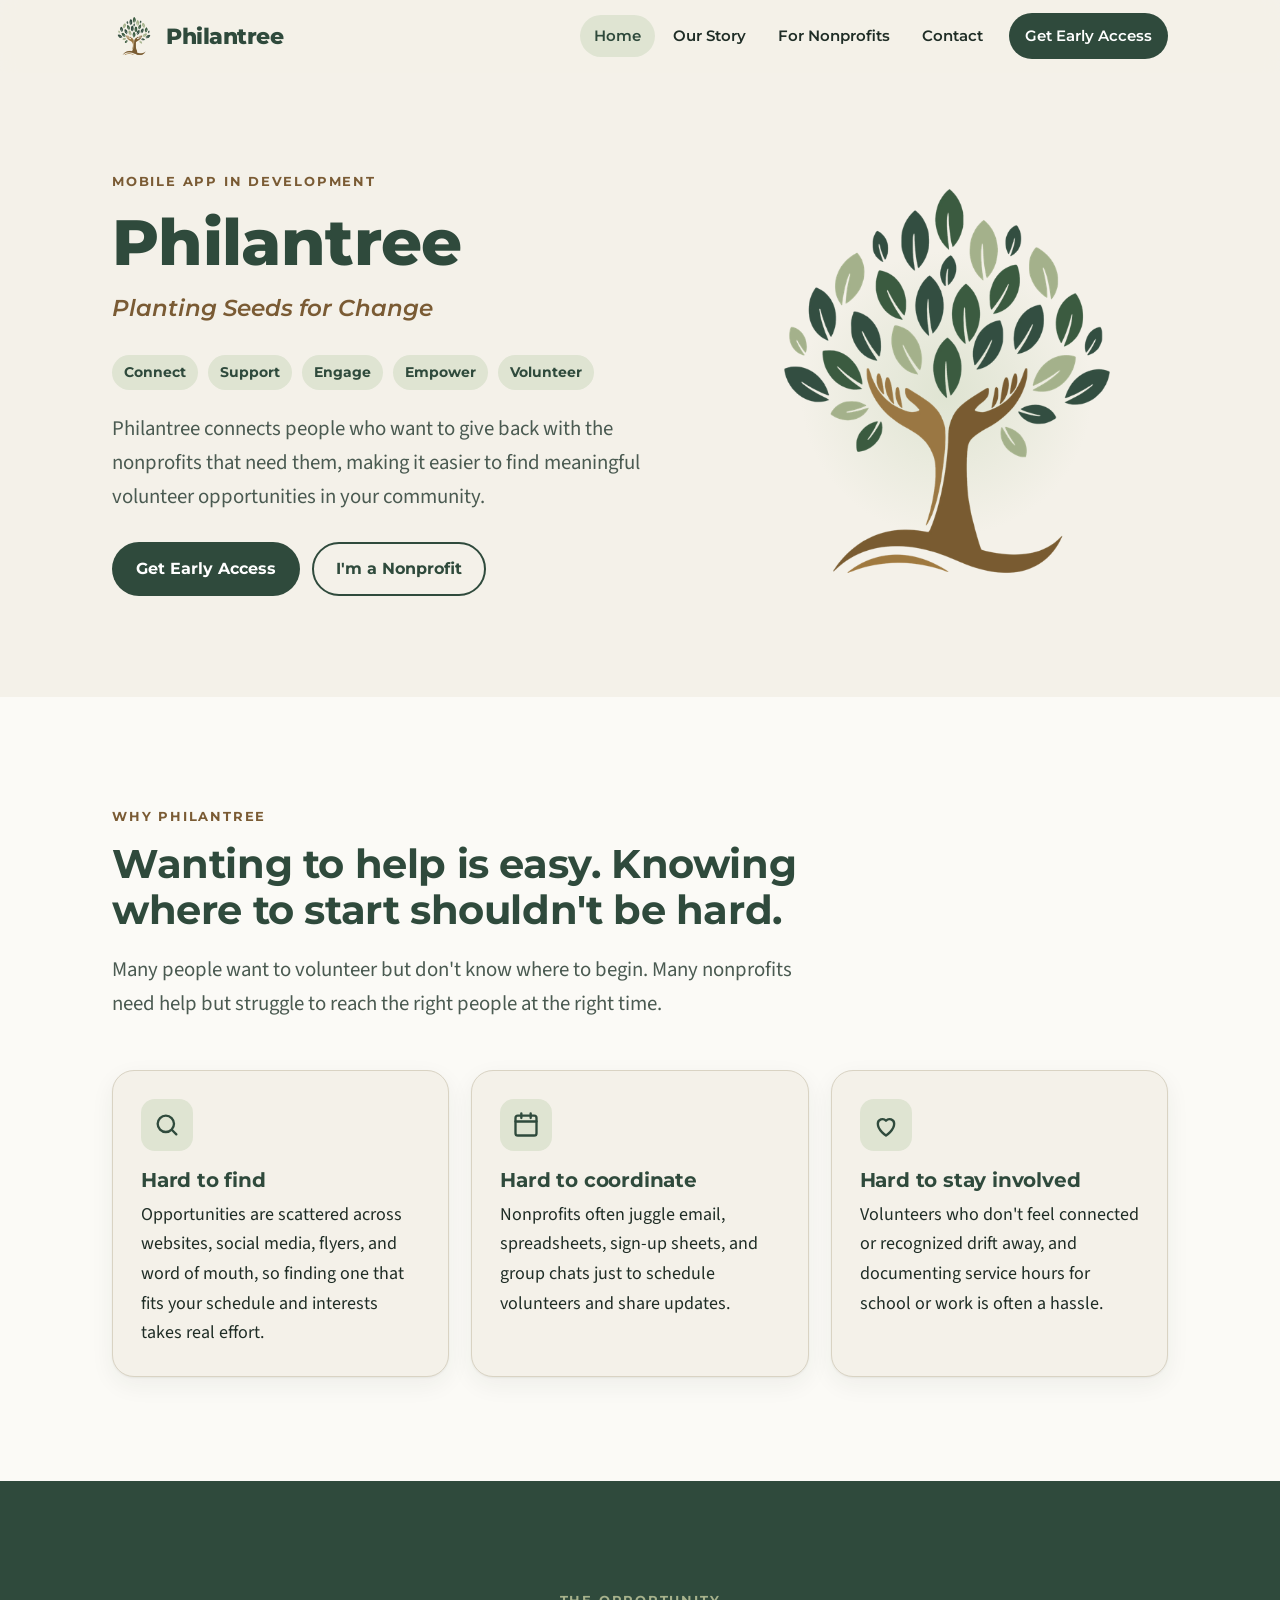
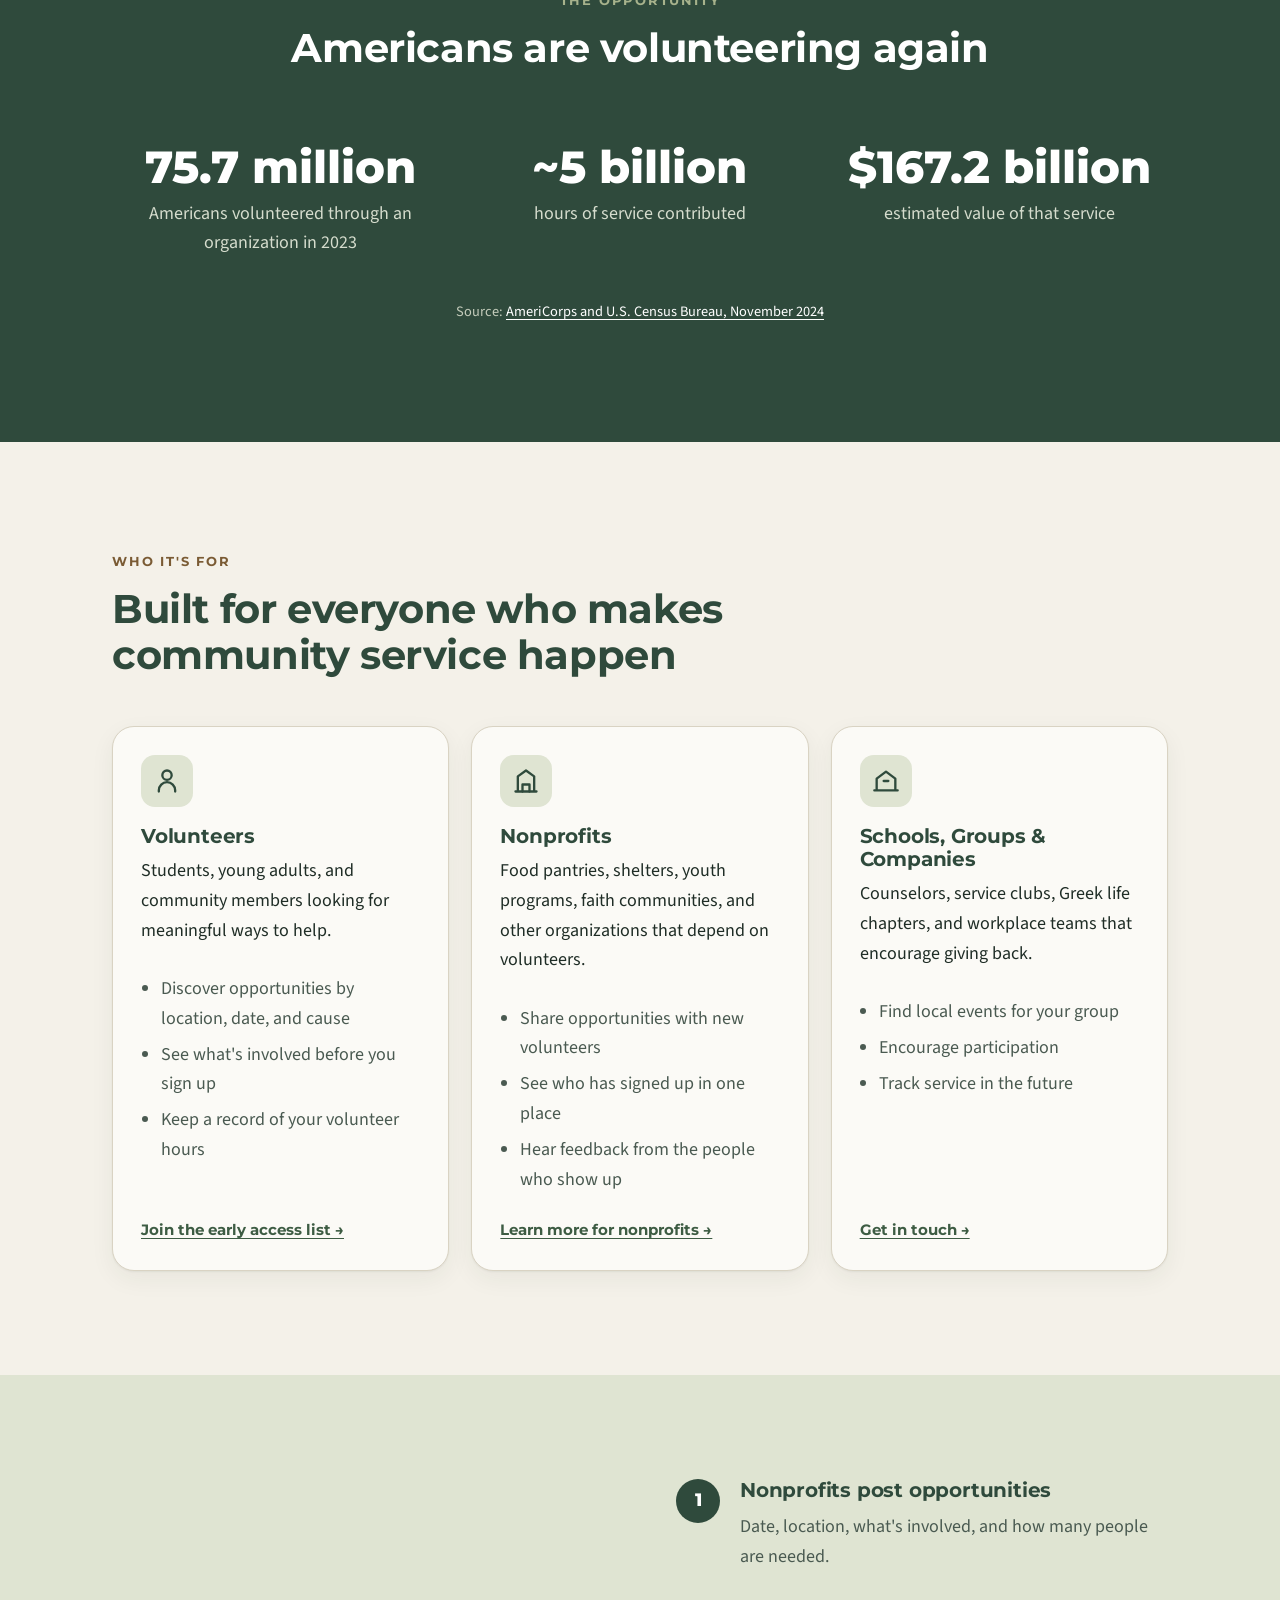
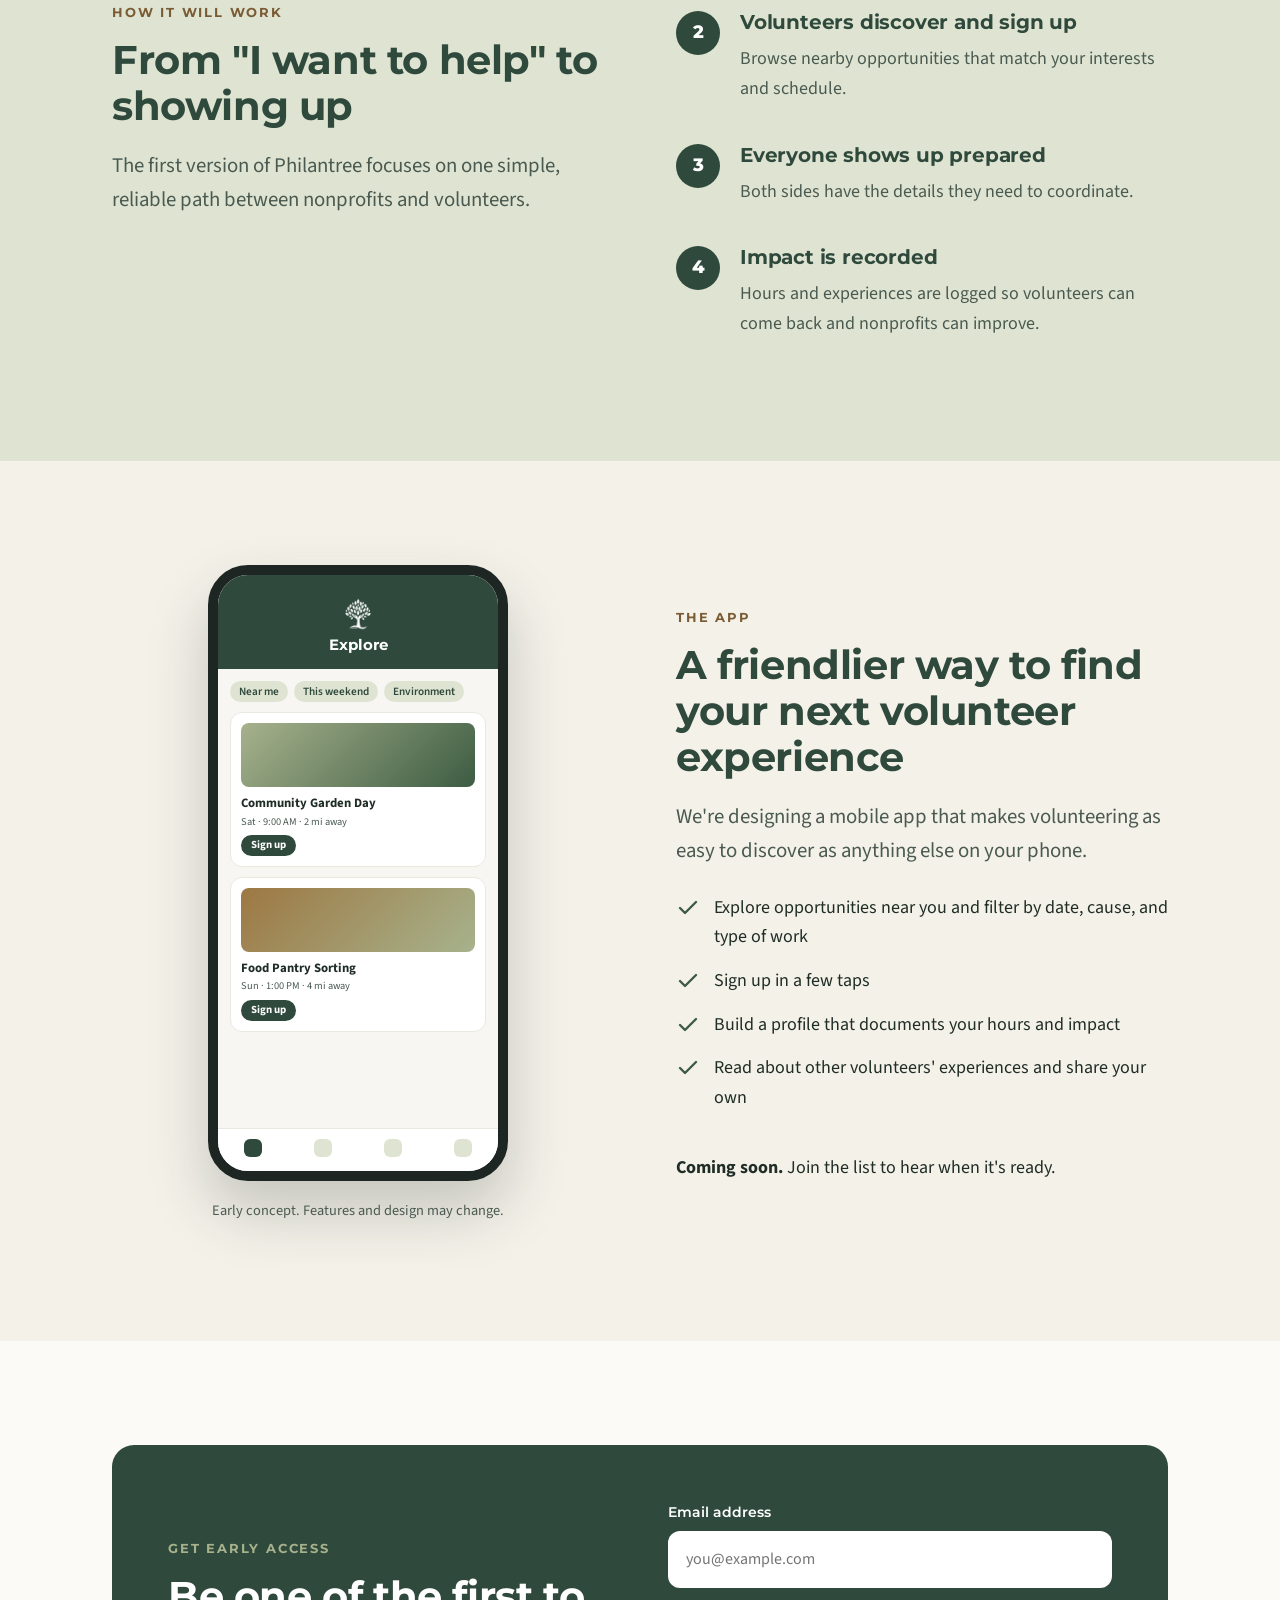
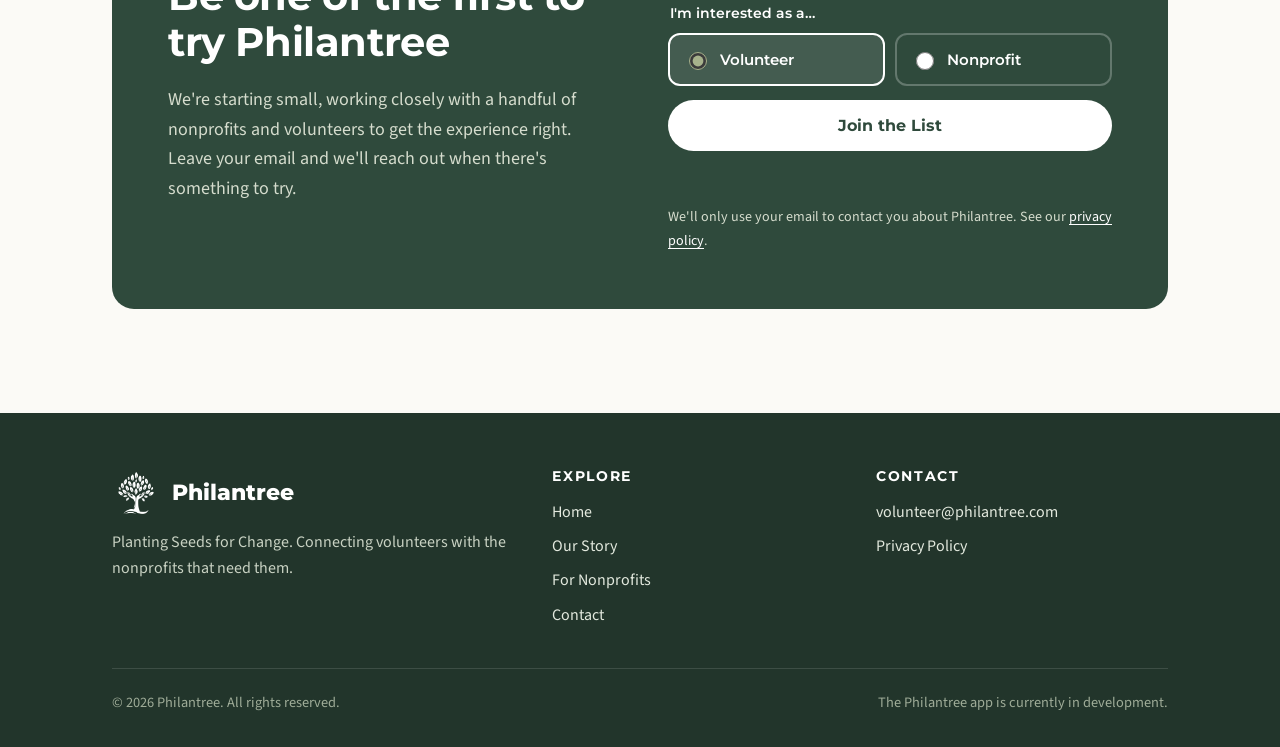
<file: index.html>
<!doctype html>
<html lang="en">
<head>
  <meta charset="utf-8">
  <meta name="viewport" content="width=device-width, initial-scale=1">
  <title>Philantree | Planting Seeds for Change</title>
  <meta name="description" content="Philantree is building a platform that connects volunteers with nonprofits, making it easier to find meaningful ways to give back in your community.">
  <link rel="canonical" href="https://www.philantree.com/">
  <meta property="og:type" content="website">
  <meta property="og:site_name" content="Philantree">
  <meta property="og:title" content="Philantree | Planting Seeds for Change">
  <meta property="og:description" content="Connecting volunteers with nonprofits, making it easier to give back in your community.">
  <meta property="og:url" content="https://www.philantree.com/">
  <meta property="og:image" content="https://www.philantree.com/assets/img/og-image.png">
  <meta name="twitter:card" content="summary_large_image">
  <meta name="theme-color" content="#2f4a3c">
  <link rel="icon" type="image/png" href="assets/img/favicon.png">
  <link rel="apple-touch-icon" href="assets/img/apple-touch-icon.png">
  <link rel="preconnect" href="https://fonts.googleapis.com">
  <link rel="preconnect" href="https://fonts.gstatic.com" crossorigin>
  <link href="https://fonts.googleapis.com/css2?family=Montserrat:ital,wght@0,600;0,700;0,800;1,600&family=Source+Sans+3:wght@400;600&display=swap" rel="stylesheet">
  <link rel="stylesheet" href="assets/css/styles.css">
</head>
<body>
  <a class="skip-link" href="#main">Skip to content</a>

  <header class="site-header">
    <nav class="container nav" aria-label="Main">
      <a class="brand" href="./" aria-label="Philantree home">
        <img src="assets/img/logo-mark.png" alt="" width="44" height="44">
        <span>Philantree</span>
      </a>
      <button class="nav-toggle" aria-expanded="false" aria-controls="nav-links" aria-label="Open menu">
        <svg viewBox="0 0 24 24" fill="none" stroke="currentColor" stroke-width="2" stroke-linecap="round"><path d="M4 7h16M4 12h16M4 17h16"/></svg>
      </button>
      <ul class="nav-links" id="nav-links">
        <li><a href="./" aria-current="page">Home</a></li>
        <li><a href="about.html">Our Story</a></li>
        <li><a href="nonprofits.html">For Nonprofits</a></li>
        <li><a href="contact.html">Contact</a></li>
        <li><a class="btn btn-primary" href="#early-access">Get Early Access</a></li>
      </ul>
    </nav>
  </header>

  <main id="main">
    <!-- Hero -->
    <section class="hero">
      <div class="container hero-grid">
        <div>
          <span class="eyebrow">Mobile app in development</span>
          <h1>Philantree</h1>
          <p class="tagline">Planting Seeds for Change</p>
          <ul class="values" aria-label="Our values">
            <li>Connect</li><li>Support</li><li>Engage</li><li>Empower</li><li>Volunteer</li>
          </ul>
          <p class="lead">Philantree connects people who want to give back with the nonprofits that need them, making it easier to find meaningful volunteer opportunities in your community.</p>
          <div class="hero-actions">
            <a class="btn btn-primary" href="#early-access">Get Early Access</a>
            <a class="btn btn-outline" href="nonprofits.html">I'm a Nonprofit</a>
          </div>
        </div>
        <div class="hero-art">
          <img src="assets/img/logo-color.png" alt="Philantree logo: two hands reaching upward to form the trunk of a leafy tree" width="640" height="640">
        </div>
      </div>
    </section>

    <!-- Problem -->
    <section class="section-alt">
      <div class="container">
        <div class="section-head">
          <span class="eyebrow">Why Philantree</span>
          <h2>Wanting to help is easy. Knowing where to start shouldn't be hard.</h2>
          <p class="lead">Many people want to volunteer but don't know where to begin. Many nonprofits need help but struggle to reach the right people at the right time.</p>
        </div>
        <div class="grid grid-3">
          <div class="card">
            <div class="icon"><svg viewBox="0 0 24 24" fill="none" stroke="currentColor" stroke-width="2" stroke-linecap="round" stroke-linejoin="round"><circle cx="11" cy="11" r="7"/><path d="m20 20-3.5-3.5"/></svg></div>
            <h3>Hard to find</h3>
            <p>Opportunities are scattered across websites, social media, flyers, and word of mouth, so finding one that fits your schedule and interests takes real effort.</p>
          </div>
          <div class="card">
            <div class="icon"><svg viewBox="0 0 24 24" fill="none" stroke="currentColor" stroke-width="2" stroke-linecap="round" stroke-linejoin="round"><rect x="3" y="4" width="18" height="17" rx="2"/><path d="M3 9h18M8 2v4M16 2v4"/></svg></div>
            <h3>Hard to coordinate</h3>
            <p>Nonprofits often juggle email, spreadsheets, sign-up sheets, and group chats just to schedule volunteers and share updates.</p>
          </div>
          <div class="card">
            <div class="icon"><svg viewBox="0 0 24 24" fill="none" stroke="currentColor" stroke-width="2" stroke-linecap="round" stroke-linejoin="round"><path d="M12 21s-7-4.35-7-10a4 4 0 0 1 7-2.65A4 4 0 0 1 19 11c0 5.65-7 10-7 10Z"/></svg></div>
            <h3>Hard to stay involved</h3>
            <p>Volunteers who don't feel connected or recognized drift away, and documenting service hours for school or work is often a hassle.</p>
          </div>
        </div>
      </div>
    </section>

    <!-- Stats -->
    <section class="section-forest">
      <div class="container">
        <div class="section-head center">
          <span class="eyebrow">The opportunity</span>
          <h2>Americans are volunteering again</h2>
        </div>
        <div class="stats">
          <div class="stat"><strong>75.7 million</strong><span>Americans volunteered through an organization in 2023</span></div>
          <div class="stat"><strong>~5 billion</strong><span>hours of service contributed</span></div>
          <div class="stat"><strong>$167.2 billion</strong><span>estimated value of that service</span></div>
        </div>
        <p class="source">Source: <a href="https://americorps.gov/newsroom/press-release/more-757-million-people-volunteered-america-americorps-reports" target="_blank" rel="noopener">AmeriCorps and U.S. Census Bureau, November 2024</a></p>
      </div>
    </section>

    <!-- Who it's for -->
    <section>
      <div class="container">
        <div class="section-head">
          <span class="eyebrow">Who it's for</span>
          <h2>Built for everyone who makes community service happen</h2>
        </div>
        <div class="grid grid-3">
          <div class="card audience-card">
            <div class="icon"><svg viewBox="0 0 24 24" fill="none" stroke="currentColor" stroke-width="2" stroke-linecap="round" stroke-linejoin="round"><circle cx="12" cy="7" r="4"/><path d="M5 21v-1a7 7 0 0 1 14 0v1"/></svg></div>
            <h3>Volunteers</h3>
            <p>Students, young adults, and community members looking for meaningful ways to help.</p>
            <ul>
              <li>Discover opportunities by location, date, and cause</li>
              <li>See what's involved before you sign up</li>
              <li>Keep a record of your volunteer hours</li>
            </ul>
            <a class="card-link" href="#early-access">Join the early access list →</a>
          </div>
          <div class="card audience-card">
            <div class="icon"><svg viewBox="0 0 24 24" fill="none" stroke="currentColor" stroke-width="2" stroke-linecap="round" stroke-linejoin="round"><path d="M3 21h18M5 21V8l7-5 7 5v13"/><path d="M9 21v-6h6v6"/></svg></div>
            <h3>Nonprofits</h3>
            <p>Food pantries, shelters, youth programs, faith communities, and other organizations that depend on volunteers.</p>
            <ul>
              <li>Share opportunities with new volunteers</li>
              <li>See who has signed up in one place</li>
              <li>Hear feedback from the people who show up</li>
            </ul>
            <a class="card-link" href="nonprofits.html">Learn more for nonprofits →</a>
          </div>
          <div class="card audience-card">
            <div class="icon"><svg viewBox="0 0 24 24" fill="none" stroke="currentColor" stroke-width="2" stroke-linecap="round" stroke-linejoin="round"><path d="M2 20h20M4 20V10l8-6 8 6v10"/><path d="M10 12h4"/></svg></div>
            <h3>Schools, Groups &amp; Companies</h3>
            <p>Counselors, service clubs, Greek life chapters, and workplace teams that encourage giving back.</p>
            <ul>
              <li>Find local events for your group</li>
              <li>Encourage participation</li>
              <li>Track service in the future</li>
            </ul>
            <a class="card-link" href="contact.html">Get in touch →</a>
          </div>
        </div>
      </div>
    </section>

    <!-- How it will work -->
    <section class="section-sage">
      <div class="container split">
        <div>
          <span class="eyebrow">How it will work</span>
          <h2>From "I want to help" to showing up</h2>
          <p class="lead">The first version of Philantree focuses on one simple, reliable path between nonprofits and volunteers.</p>
        </div>
        <ol class="steps grid">
          <li><h3>Nonprofits post opportunities</h3><p class="muted">Date, location, what's involved, and how many people are needed.</p></li>
          <li><h3>Volunteers discover and sign up</h3><p class="muted">Browse nearby opportunities that match your interests and schedule.</p></li>
          <li><h3>Everyone shows up prepared</h3><p class="muted">Both sides have the details they need to coordinate.</p></li>
          <li><h3>Impact is recorded</h3><p class="muted">Hours and experiences are logged so volunteers can come back and nonprofits can improve.</p></li>
        </ol>
      </div>
    </section>

    <!-- App concept -->
    <section>
      <div class="container split">
        <div>
          <div class="phone" role="img" aria-label="Concept illustration of the Philantree app showing a list of nearby volunteer opportunities">
            <div class="phone-top"><img src="assets/img/logo-white.png" alt=""><b>Explore</b></div>
            <div class="phone-body">
              <div class="phone-chips"><span>Near me</span><span>This weekend</span><span>Environment</span></div>
              <div class="phone-card"><div class="ph-img"></div><b>Community Garden Day</b><small>Sat · 9:00 AM · 2 mi away</small><br><span class="ph-btn">Sign up</span></div>
              <div class="phone-card"><div class="ph-img alt"></div><b>Food Pantry Sorting</b><small>Sun · 1:00 PM · 4 mi away</small><br><span class="ph-btn">Sign up</span></div>
            </div>
            <div class="phone-nav"><i></i><i></i><i></i><i></i></div>
          </div>
          <p class="concept-note">Early concept. Features and design may change.</p>
        </div>
        <div>
          <span class="eyebrow">The app</span>
          <h2>A friendlier way to find your next volunteer experience</h2>
          <p class="lead">We're designing a mobile app that makes volunteering as easy to discover as anything else on your phone.</p>
          <ul class="feature-list">
            <li><svg viewBox="0 0 24 24" fill="none" stroke="currentColor" stroke-width="2.4" stroke-linecap="round" stroke-linejoin="round"><path d="M20 6 9 17l-5-5"/></svg><span>Explore opportunities near you and filter by date, cause, and type of work</span></li>
            <li><svg viewBox="0 0 24 24" fill="none" stroke="currentColor" stroke-width="2.4" stroke-linecap="round" stroke-linejoin="round"><path d="M20 6 9 17l-5-5"/></svg><span>Sign up in a few taps</span></li>
            <li><svg viewBox="0 0 24 24" fill="none" stroke="currentColor" stroke-width="2.4" stroke-linecap="round" stroke-linejoin="round"><path d="M20 6 9 17l-5-5"/></svg><span>Build a profile that documents your hours and impact</span></li>
            <li><svg viewBox="0 0 24 24" fill="none" stroke="currentColor" stroke-width="2.4" stroke-linecap="round" stroke-linejoin="round"><path d="M20 6 9 17l-5-5"/></svg><span>Read about other volunteers' experiences and share your own</span></li>
          </ul>
          <p class="mt-lg"><strong>Coming soon.</strong> Join the list to hear when it's ready.</p>
        </div>
      </div>
    </section>

    <!-- Early access -->
    <section id="early-access" class="section-alt">
      <div class="container">
        <div class="signup">
          <div>
            <span class="eyebrow">Get early access</span>
            <h2>Be one of the first to try Philantree</h2>
            <p>We're starting small, working closely with a handful of nonprofits and volunteers to get the experience right. Leave your email and we'll reach out when there's something to try.</p>
          </div>
          <form class="form" data-signup action="https://formspree.io/f/YOUR_FORM_ID" method="POST" novalidate>
            <input type="hidden" name="_subject" value="New Philantree early access sign-up">
            <input type="hidden" name="page" value="home">
            <input class="hp" type="text" name="_gotcha" tabindex="-1" autocomplete="off" aria-hidden="true">
            <div>
              <label for="email">Email address</label>
              <input id="email" type="email" name="email" required autocomplete="email" placeholder="you@example.com">
            </div>
            <fieldset>
              <legend>I'm interested as a…</legend>
              <div class="choice">
                <label><input type="radio" name="role" value="volunteer" checked> Volunteer</label>
                <label><input type="radio" name="role" value="nonprofit"> Nonprofit</label>
              </div>
            </fieldset>
            <button class="btn btn-light" type="submit">Join the List</button>
            <p class="form-status" role="status" aria-live="polite"></p>
            <p class="form-note">We'll only use your email to contact you about Philantree. See our <a href="privacy.html">privacy policy</a>.</p>
          </form>
        </div>
      </div>
    </section>
  </main>

  <footer class="site-footer">
    <div class="container">
      <div class="footer-grid">
        <div>
          <div class="footer-brand"><img src="assets/img/logo-white.png" alt="" width="48" height="48"><span>Philantree</span></div>
          <p>Planting Seeds for Change. Connecting volunteers with the nonprofits that need them.</p>
        </div>
        <div>
          <h4>Explore</h4>
          <ul>
            <li><a href="./">Home</a></li>
            <li><a href="about.html">Our Story</a></li>
            <li><a href="nonprofits.html">For Nonprofits</a></li>
            <li><a href="contact.html">Contact</a></li>
          </ul>
        </div>
        <div>
          <h4>Contact</h4>
          <ul>
            <li><a href="mailto:volunteer@philantree.com">volunteer@philantree.com</a></li>
            <li><a href="privacy.html">Privacy Policy</a></li>
          </ul>
        </div>
      </div>
      <div class="footer-bottom">
        <span>© <span data-year>2026</span> Philantree. All rights reserved.</span>
        <span>The Philantree app is currently in development.</span>
      </div>
    </div>
  </footer>

  <script src="assets/js/main.js" defer></script>
</body>
</html>
</file>
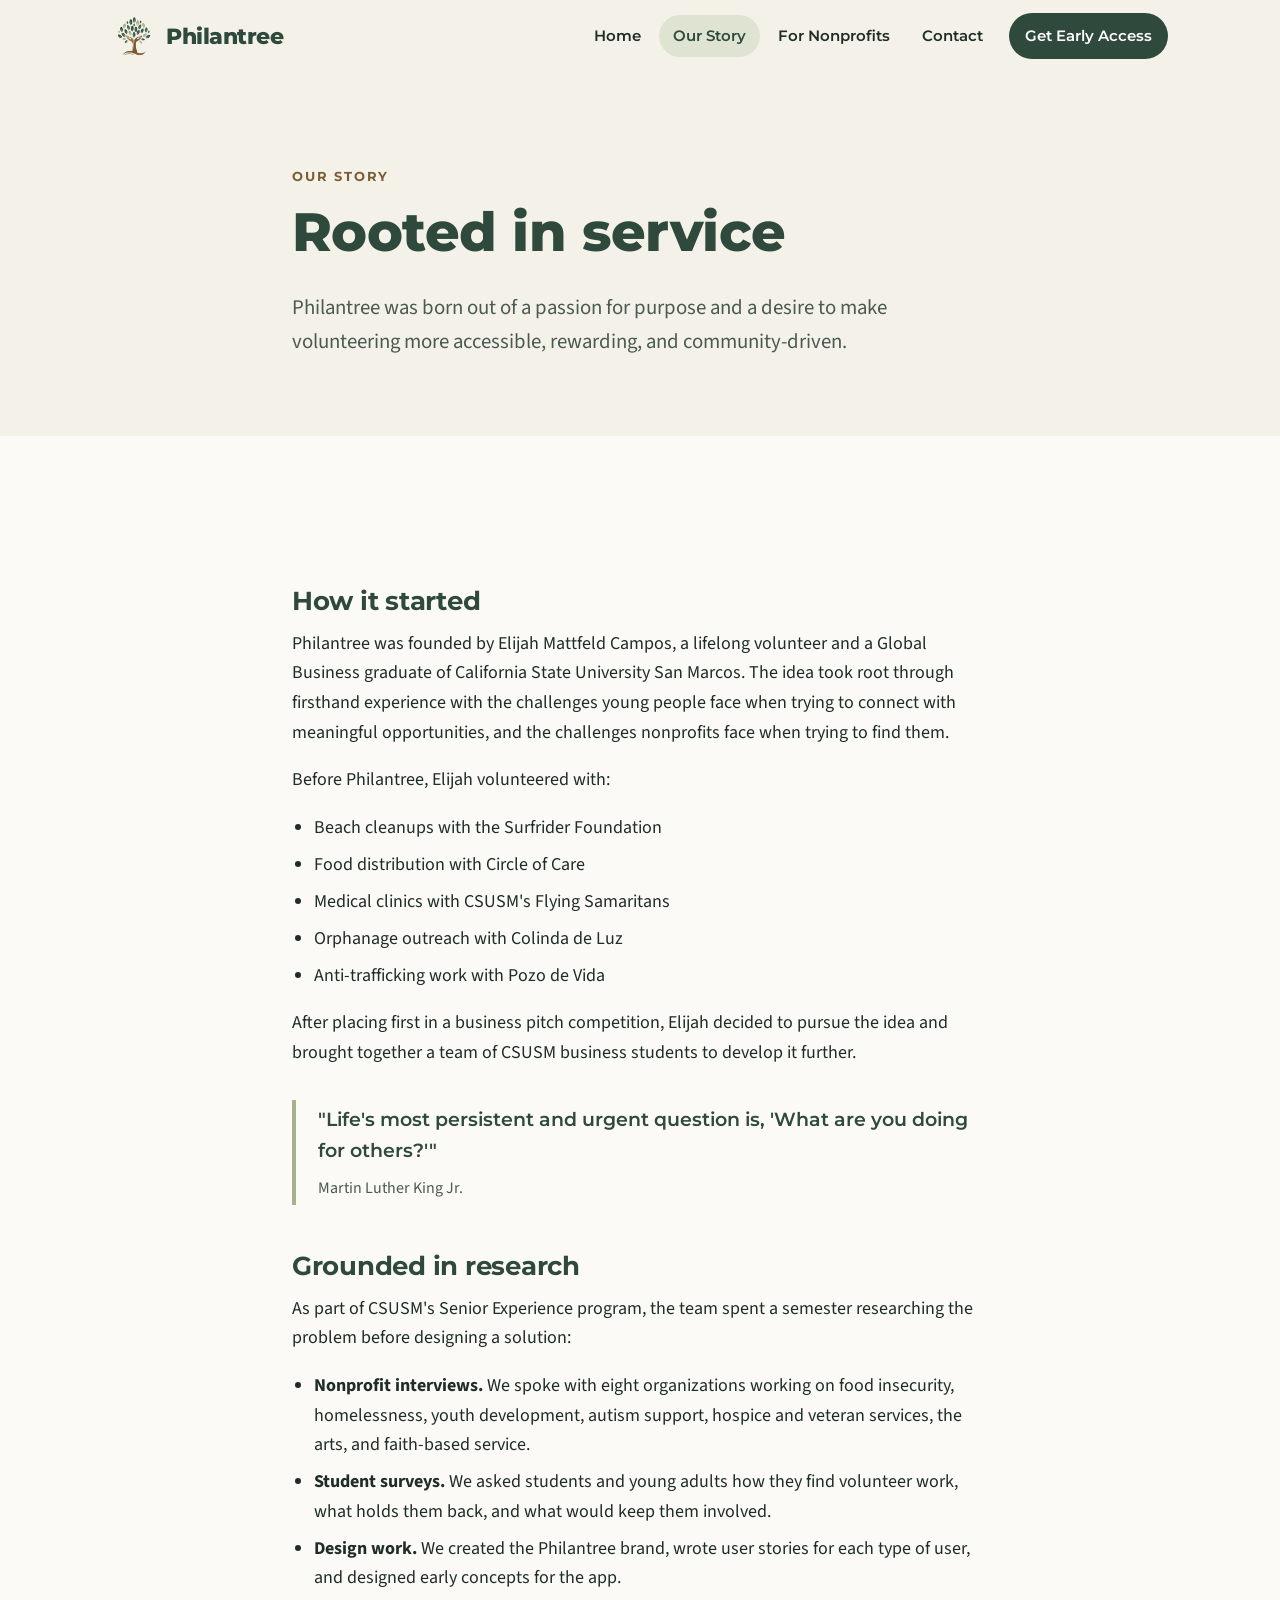
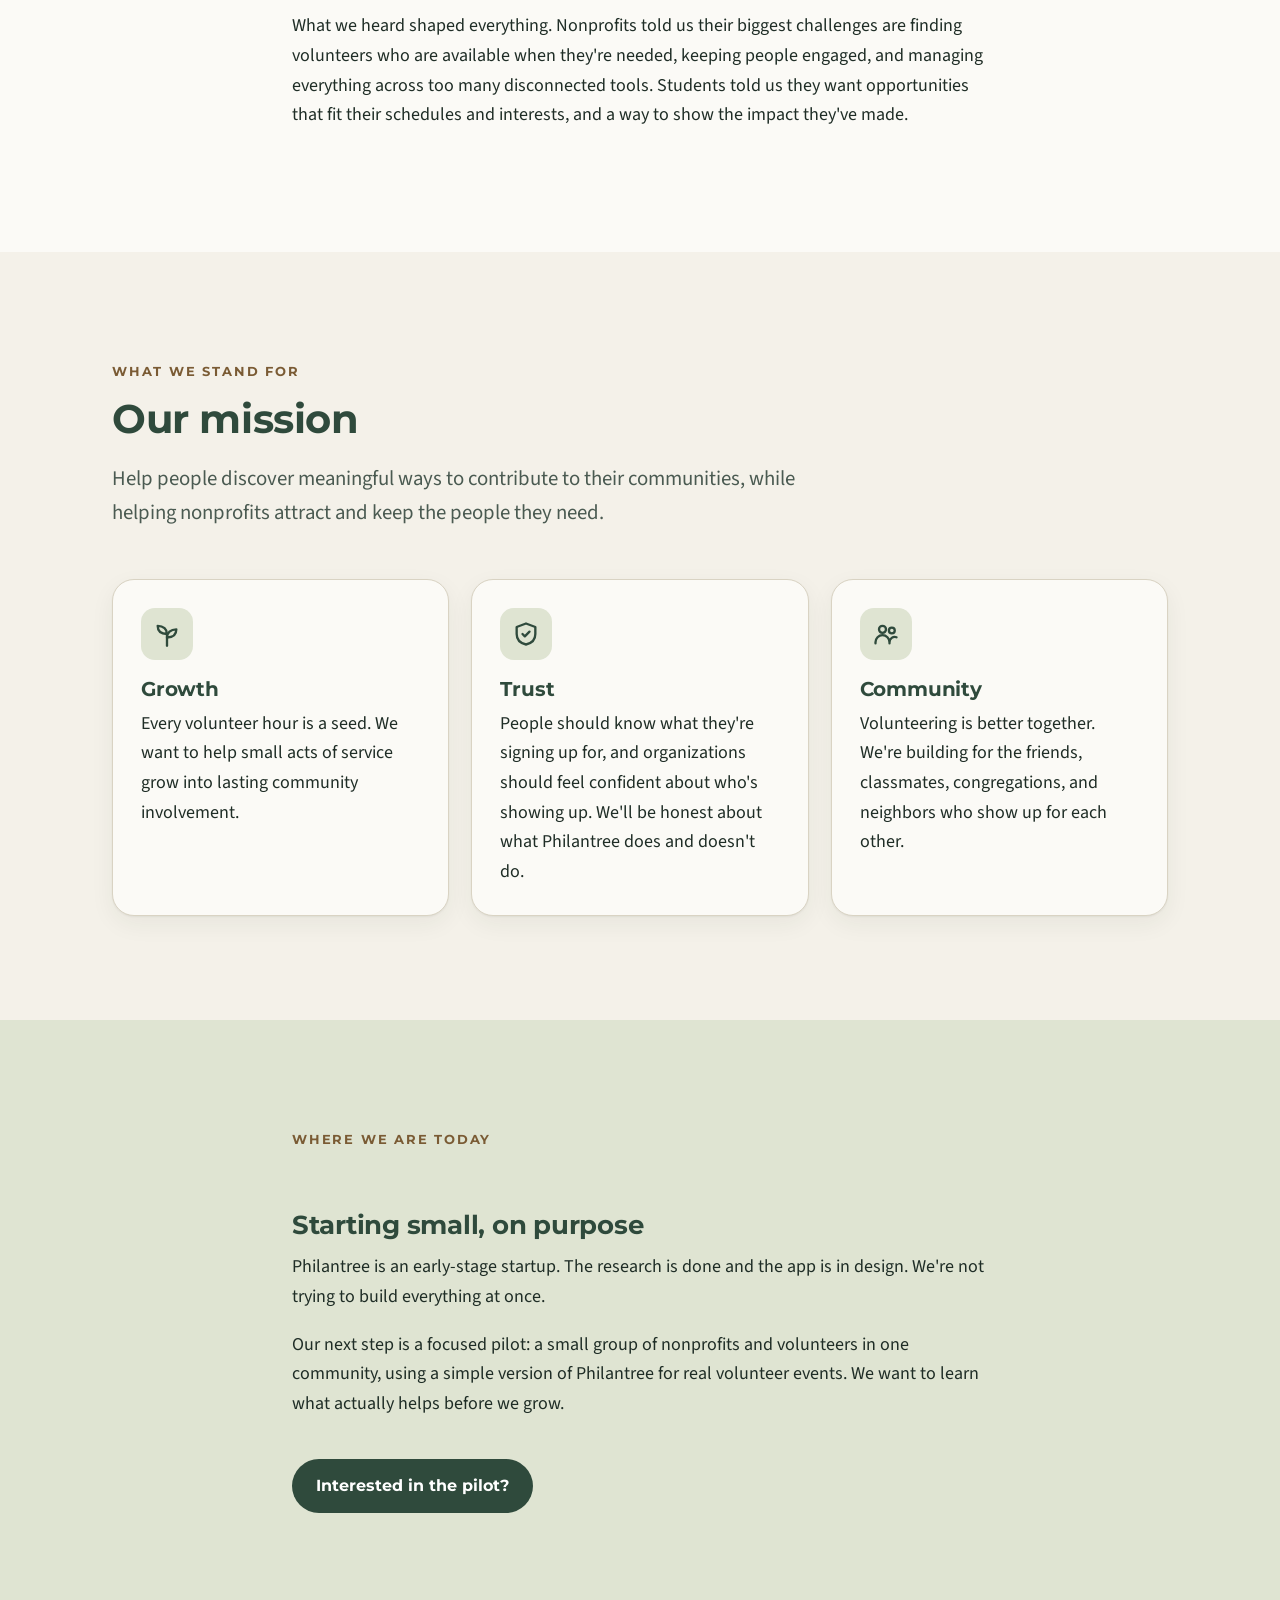
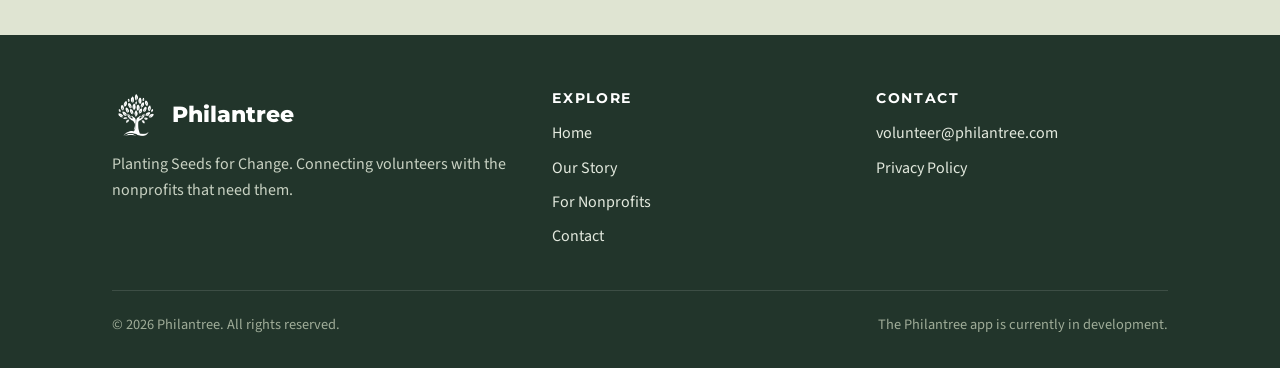
<file: about.html>
<!doctype html>
<html lang="en">
<head>
  <meta charset="utf-8">
  <meta name="viewport" content="width=device-width, initial-scale=1">
  <title>Our Story | Philantree</title>
  <meta name="description" content="How Philantree started: a founder's volunteer experience, a winning pitch, and a semester of research with nonprofits and students.">
  <link rel="canonical" href="https://www.philantree.com/about.html">
  <meta property="og:type" content="website">
  <meta property="og:site_name" content="Philantree">
  <meta property="og:title" content="Our Story | Philantree">
  <meta property="og:description" content="How Philantree started, and where it's going.">
  <meta property="og:url" content="https://www.philantree.com/about.html">
  <meta property="og:image" content="https://www.philantree.com/assets/img/og-image.png">
  <meta name="twitter:card" content="summary_large_image">
  <meta name="theme-color" content="#2f4a3c">
  <link rel="icon" type="image/png" href="assets/img/favicon.png">
  <link rel="apple-touch-icon" href="assets/img/apple-touch-icon.png">
  <link rel="preconnect" href="https://fonts.googleapis.com">
  <link rel="preconnect" href="https://fonts.gstatic.com" crossorigin>
  <link href="https://fonts.googleapis.com/css2?family=Montserrat:ital,wght@0,600;0,700;0,800;1,600&family=Source+Sans+3:wght@400;600&display=swap" rel="stylesheet">
  <link rel="stylesheet" href="assets/css/styles.css">
</head>
<body>
  <a class="skip-link" href="#main">Skip to content</a>

  <header class="site-header">
    <nav class="container nav" aria-label="Main">
      <a class="brand" href="./" aria-label="Philantree home">
        <img src="assets/img/logo-mark.png" alt="" width="44" height="44">
        <span>Philantree</span>
      </a>
      <button class="nav-toggle" aria-expanded="false" aria-controls="nav-links" aria-label="Open menu">
        <svg viewBox="0 0 24 24" fill="none" stroke="currentColor" stroke-width="2" stroke-linecap="round"><path d="M4 7h16M4 12h16M4 17h16"/></svg>
      </button>
      <ul class="nav-links" id="nav-links">
        <li><a href="./">Home</a></li>
        <li><a href="about.html" aria-current="page">Our Story</a></li>
        <li><a href="nonprofits.html">For Nonprofits</a></li>
        <li><a href="contact.html">Contact</a></li>
        <li><a class="btn btn-primary" href="./#early-access">Get Early Access</a></li>
      </ul>
    </nav>
  </header>

  <main id="main">
    <section class="page-hero">
      <div class="container narrow">
        <span class="eyebrow">Our story</span>
        <h1>Rooted in service</h1>
        <p class="lead">Philantree was born out of a passion for purpose and a desire to make volunteering more accessible, rewarding, and community-driven.</p>
      </div>
    </section>

    <section class="section-alt">
      <div class="container narrow prose">
        <h2 class="mt-0">How it started</h2>
        <p>Philantree was founded by Elijah Mattfeld Campos, a lifelong volunteer and a Global Business graduate of California State University San Marcos. The idea took root through firsthand experience with the challenges young people face when trying to connect with meaningful opportunities, and the challenges nonprofits face when trying to find them.</p>
        <p>Before Philantree, Elijah volunteered with:</p>
        <ul>
          <li>Beach cleanups with the Surfrider Foundation</li>
          <li>Food distribution with Circle of Care</li>
          <li>Medical clinics with CSUSM's Flying Samaritans</li>
          <li>Orphanage outreach with Colinda de Luz</li>
          <li>Anti-trafficking work with Pozo de Vida</li>
        </ul>
        <p>After placing first in a business pitch competition, Elijah decided to pursue the idea and brought together a team of CSUSM business students to develop it further.</p>

        <blockquote class="quote">
          "Life's most persistent and urgent question is, 'What are you doing for others?'"
          <cite>Martin Luther King Jr.</cite>
        </blockquote>

        <h2>Grounded in research</h2>
        <p>As part of CSUSM's Senior Experience program, the team spent a semester researching the problem before designing a solution:</p>
        <ul>
          <li><strong>Nonprofit interviews.</strong> We spoke with eight organizations working on food insecurity, homelessness, youth development, autism support, hospice and veteran services, the arts, and faith-based service.</li>
          <li><strong>Student surveys.</strong> We asked students and young adults how they find volunteer work, what holds them back, and what would keep them involved.</li>
          <li><strong>Design work.</strong> We created the Philantree brand, wrote user stories for each type of user, and designed early concepts for the app.</li>
        </ul>
        <p>What we heard shaped everything. Nonprofits told us their biggest challenges are finding volunteers who are available when they're needed, keeping people engaged, and managing everything across too many disconnected tools. Students told us they want opportunities that fit their schedules and interests, and a way to show the impact they've made.</p>
      </div>
    </section>

    <section>
      <div class="container">
        <div class="section-head">
          <span class="eyebrow">What we stand for</span>
          <h2>Our mission</h2>
          <p class="lead">Help people discover meaningful ways to contribute to their communities, while helping nonprofits attract and keep the people they need.</p>
        </div>
        <div class="grid grid-3">
          <div class="card">
            <div class="icon"><svg viewBox="0 0 24 24" fill="none" stroke="currentColor" stroke-width="2" stroke-linecap="round" stroke-linejoin="round"><path d="M12 22V12"/><path d="M12 12C12 8 9 5 4 5c0 5 3 7 8 7Z"/><path d="M12 15c0-4 3-7 8-7 0 5-3 7-8 7Z"/></svg></div>
            <h3>Growth</h3>
            <p>Every volunteer hour is a seed. We want to help small acts of service grow into lasting community involvement.</p>
          </div>
          <div class="card">
            <div class="icon"><svg viewBox="0 0 24 24" fill="none" stroke="currentColor" stroke-width="2" stroke-linecap="round" stroke-linejoin="round"><path d="M12 3 4 6v6c0 5 3.5 8 8 9 4.5-1 8-4 8-9V6l-8-3Z"/><path d="m9 12 2 2 4-4"/></svg></div>
            <h3>Trust</h3>
            <p>People should know what they're signing up for, and organizations should feel confident about who's showing up. We'll be honest about what Philantree does and doesn't do.</p>
          </div>
          <div class="card">
            <div class="icon"><svg viewBox="0 0 24 24" fill="none" stroke="currentColor" stroke-width="2" stroke-linecap="round" stroke-linejoin="round"><circle cx="9" cy="8" r="3"/><circle cx="17" cy="9" r="2.5"/><path d="M3 20v-1a6 6 0 0 1 12 0v1M15 20v-1a4.5 4.5 0 0 1 6-4.2"/></svg></div>
            <h3>Community</h3>
            <p>Volunteering is better together. We're building for the friends, classmates, congregations, and neighbors who show up for each other.</p>
          </div>
        </div>
      </div>
    </section>

    <section class="section-sage">
      <div class="container narrow prose">
        <span class="eyebrow">Where we are today</span>
        <h2 class="mt-0">Starting small, on purpose</h2>
        <p>Philantree is an early-stage startup. The research is done and the app is in design. We're not trying to build everything at once.</p>
        <p>Our next step is a focused pilot: a small group of nonprofits and volunteers in one community, using a simple version of Philantree for real volunteer events. We want to learn what actually helps before we grow.</p>
        <p class="mt-lg"><a class="btn btn-primary" href="nonprofits.html">Interested in the pilot?</a></p>
      </div>
    </section>
  </main>

  <footer class="site-footer">
    <div class="container">
      <div class="footer-grid">
        <div>
          <div class="footer-brand"><img src="assets/img/logo-white.png" alt="" width="48" height="48"><span>Philantree</span></div>
          <p>Planting Seeds for Change. Connecting volunteers with the nonprofits that need them.</p>
        </div>
        <div>
          <h4>Explore</h4>
          <ul>
            <li><a href="./">Home</a></li>
            <li><a href="about.html">Our Story</a></li>
            <li><a href="nonprofits.html">For Nonprofits</a></li>
            <li><a href="contact.html">Contact</a></li>
          </ul>
        </div>
        <div>
          <h4>Contact</h4>
          <ul>
            <li><a href="mailto:volunteer@philantree.com">volunteer@philantree.com</a></li>
            <li><a href="privacy.html">Privacy Policy</a></li>
          </ul>
        </div>
      </div>
      <div class="footer-bottom">
        <span>© <span data-year>2026</span> Philantree. All rights reserved.</span>
        <span>The Philantree app is currently in development.</span>
      </div>
    </div>
  </footer>

  <script src="assets/js/main.js" defer></script>
</body>
</html>
</file>
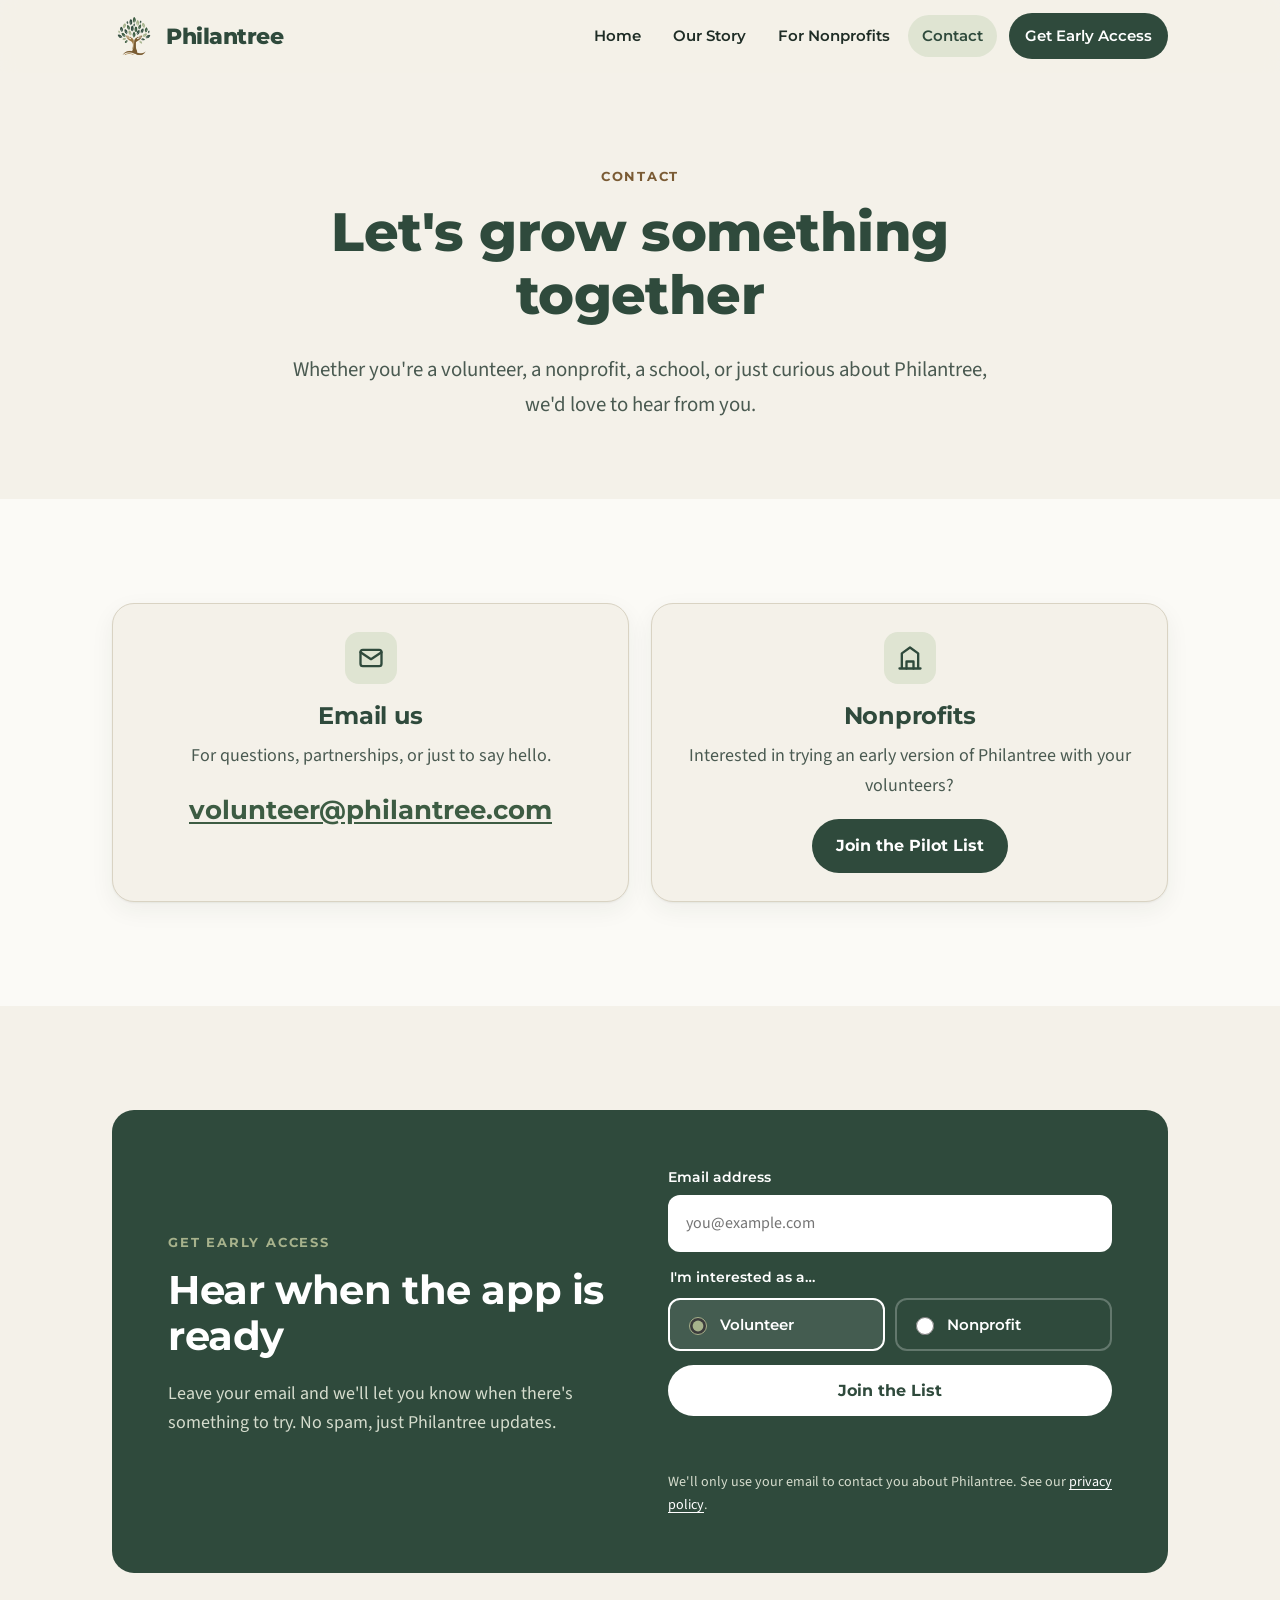
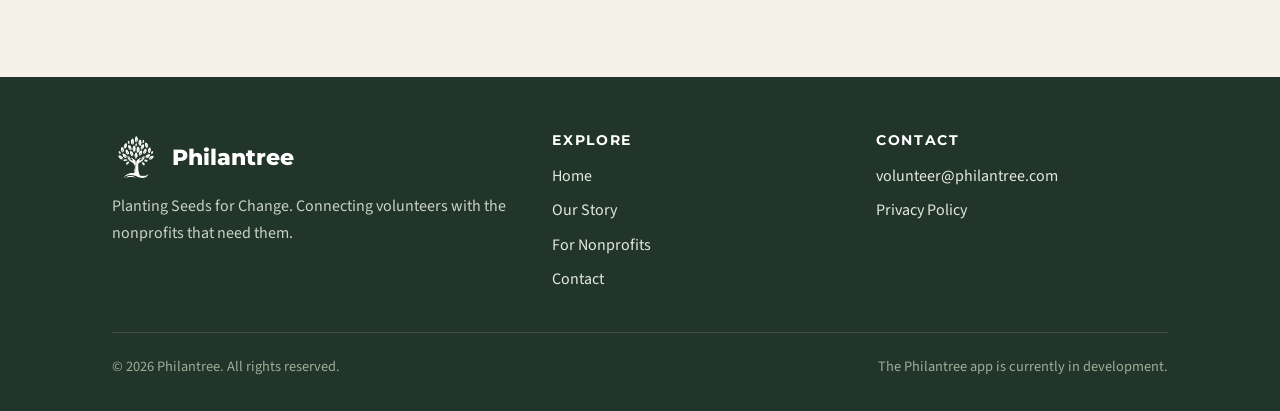
<file: contact.html>
<!doctype html>
<html lang="en">
<head>
  <meta charset="utf-8">
  <meta name="viewport" content="width=device-width, initial-scale=1">
  <title>Contact | Philantree</title>
  <meta name="description" content="Get in touch with Philantree. Email volunteer@philantree.com.">
  <link rel="canonical" href="https://www.philantree.com/contact.html">
  <meta property="og:type" content="website">
  <meta property="og:site_name" content="Philantree">
  <meta property="og:title" content="Contact | Philantree">
  <meta property="og:description" content="Get in touch with Philantree.">
  <meta property="og:url" content="https://www.philantree.com/contact.html">
  <meta property="og:image" content="https://www.philantree.com/assets/img/og-image.png">
  <meta name="twitter:card" content="summary_large_image">
  <meta name="theme-color" content="#2f4a3c">
  <link rel="icon" type="image/png" href="assets/img/favicon.png">
  <link rel="apple-touch-icon" href="assets/img/apple-touch-icon.png">
  <link rel="preconnect" href="https://fonts.googleapis.com">
  <link rel="preconnect" href="https://fonts.gstatic.com" crossorigin>
  <link href="https://fonts.googleapis.com/css2?family=Montserrat:ital,wght@0,600;0,700;0,800;1,600&family=Source+Sans+3:wght@400;600&display=swap" rel="stylesheet">
  <link rel="stylesheet" href="assets/css/styles.css">
</head>
<body>
  <a class="skip-link" href="#main">Skip to content</a>

  <header class="site-header">
    <nav class="container nav" aria-label="Main">
      <a class="brand" href="./" aria-label="Philantree home">
        <img src="assets/img/logo-mark.png" alt="" width="44" height="44">
        <span>Philantree</span>
      </a>
      <button class="nav-toggle" aria-expanded="false" aria-controls="nav-links" aria-label="Open menu">
        <svg viewBox="0 0 24 24" fill="none" stroke="currentColor" stroke-width="2" stroke-linecap="round"><path d="M4 7h16M4 12h16M4 17h16"/></svg>
      </button>
      <ul class="nav-links" id="nav-links">
        <li><a href="./">Home</a></li>
        <li><a href="about.html">Our Story</a></li>
        <li><a href="nonprofits.html">For Nonprofits</a></li>
        <li><a href="contact.html" aria-current="page">Contact</a></li>
        <li><a class="btn btn-primary" href="./#early-access">Get Early Access</a></li>
      </ul>
    </nav>
  </header>

  <main id="main">
    <section class="page-hero">
      <div class="container narrow center">
        <span class="eyebrow">Contact</span>
        <h1>Let's grow something together</h1>
        <p class="lead">Whether you're a volunteer, a nonprofit, a school, or just curious about Philantree, we'd love to hear from you.</p>
      </div>
    </section>

    <section class="section-alt">
      <div class="container">
        <div class="grid grid-2">
          <div class="card contact-card">
            <div class="icon" style="margin-left:auto;margin-right:auto"><svg viewBox="0 0 24 24" fill="none" stroke="currentColor" stroke-width="2" stroke-linecap="round" stroke-linejoin="round"><rect x="3" y="5" width="18" height="14" rx="2"/><path d="m3 7 9 6 9-6"/></svg></div>
            <h2 style="font-size:1.5rem">Email us</h2>
            <p class="muted">For questions, partnerships, or just to say hello.</p>
            <p><a class="email" href="mailto:volunteer@philantree.com">volunteer@philantree.com</a></p>
          </div>
          <div class="card contact-card">
            <div class="icon" style="margin-left:auto;margin-right:auto"><svg viewBox="0 0 24 24" fill="none" stroke="currentColor" stroke-width="2" stroke-linecap="round" stroke-linejoin="round"><path d="M3 21h18M5 21V8l7-5 7 5v13"/><path d="M9 21v-6h6v6"/></svg></div>
            <h2 style="font-size:1.5rem">Nonprofits</h2>
            <p class="muted">Interested in trying an early version of Philantree with your volunteers?</p>
            <p><a class="btn btn-primary" href="nonprofits.html#pilot">Join the Pilot List</a></p>
          </div>
        </div>
      </div>
    </section>

    <section id="early-access">
      <div class="container">
        <div class="signup">
          <div>
            <span class="eyebrow">Get early access</span>
            <h2>Hear when the app is ready</h2>
            <p>Leave your email and we'll let you know when there's something to try. No spam, just Philantree updates.</p>
          </div>
          <form class="form" data-signup action="https://formspree.io/f/YOUR_FORM_ID" method="POST" novalidate>
            <input type="hidden" name="_subject" value="New Philantree early access sign-up">
            <input type="hidden" name="page" value="contact">
            <input class="hp" type="text" name="_gotcha" tabindex="-1" autocomplete="off" aria-hidden="true">
            <div>
              <label for="c-email">Email address</label>
              <input id="c-email" type="email" name="email" required autocomplete="email" placeholder="you@example.com">
            </div>
            <fieldset>
              <legend>I'm interested as a…</legend>
              <div class="choice">
                <label><input type="radio" name="role" value="volunteer" checked> Volunteer</label>
                <label><input type="radio" name="role" value="nonprofit"> Nonprofit</label>
              </div>
            </fieldset>
            <button class="btn btn-light" type="submit">Join the List</button>
            <p class="form-status" role="status" aria-live="polite"></p>
            <p class="form-note">We'll only use your email to contact you about Philantree. See our <a href="privacy.html">privacy policy</a>.</p>
          </form>
        </div>
      </div>
    </section>
  </main>

  <footer class="site-footer">
    <div class="container">
      <div class="footer-grid">
        <div>
          <div class="footer-brand"><img src="assets/img/logo-white.png" alt="" width="48" height="48"><span>Philantree</span></div>
          <p>Planting Seeds for Change. Connecting volunteers with the nonprofits that need them.</p>
        </div>
        <div>
          <h4>Explore</h4>
          <ul>
            <li><a href="./">Home</a></li>
            <li><a href="about.html">Our Story</a></li>
            <li><a href="nonprofits.html">For Nonprofits</a></li>
            <li><a href="contact.html">Contact</a></li>
          </ul>
        </div>
        <div>
          <h4>Contact</h4>
          <ul>
            <li><a href="mailto:volunteer@philantree.com">volunteer@philantree.com</a></li>
            <li><a href="privacy.html">Privacy Policy</a></li>
          </ul>
        </div>
      </div>
      <div class="footer-bottom">
        <span>© <span data-year>2026</span> Philantree. All rights reserved.</span>
        <span>The Philantree app is currently in development.</span>
      </div>
    </div>
  </footer>

  <script src="assets/js/main.js" defer></script>
</body>
</html>
</file>
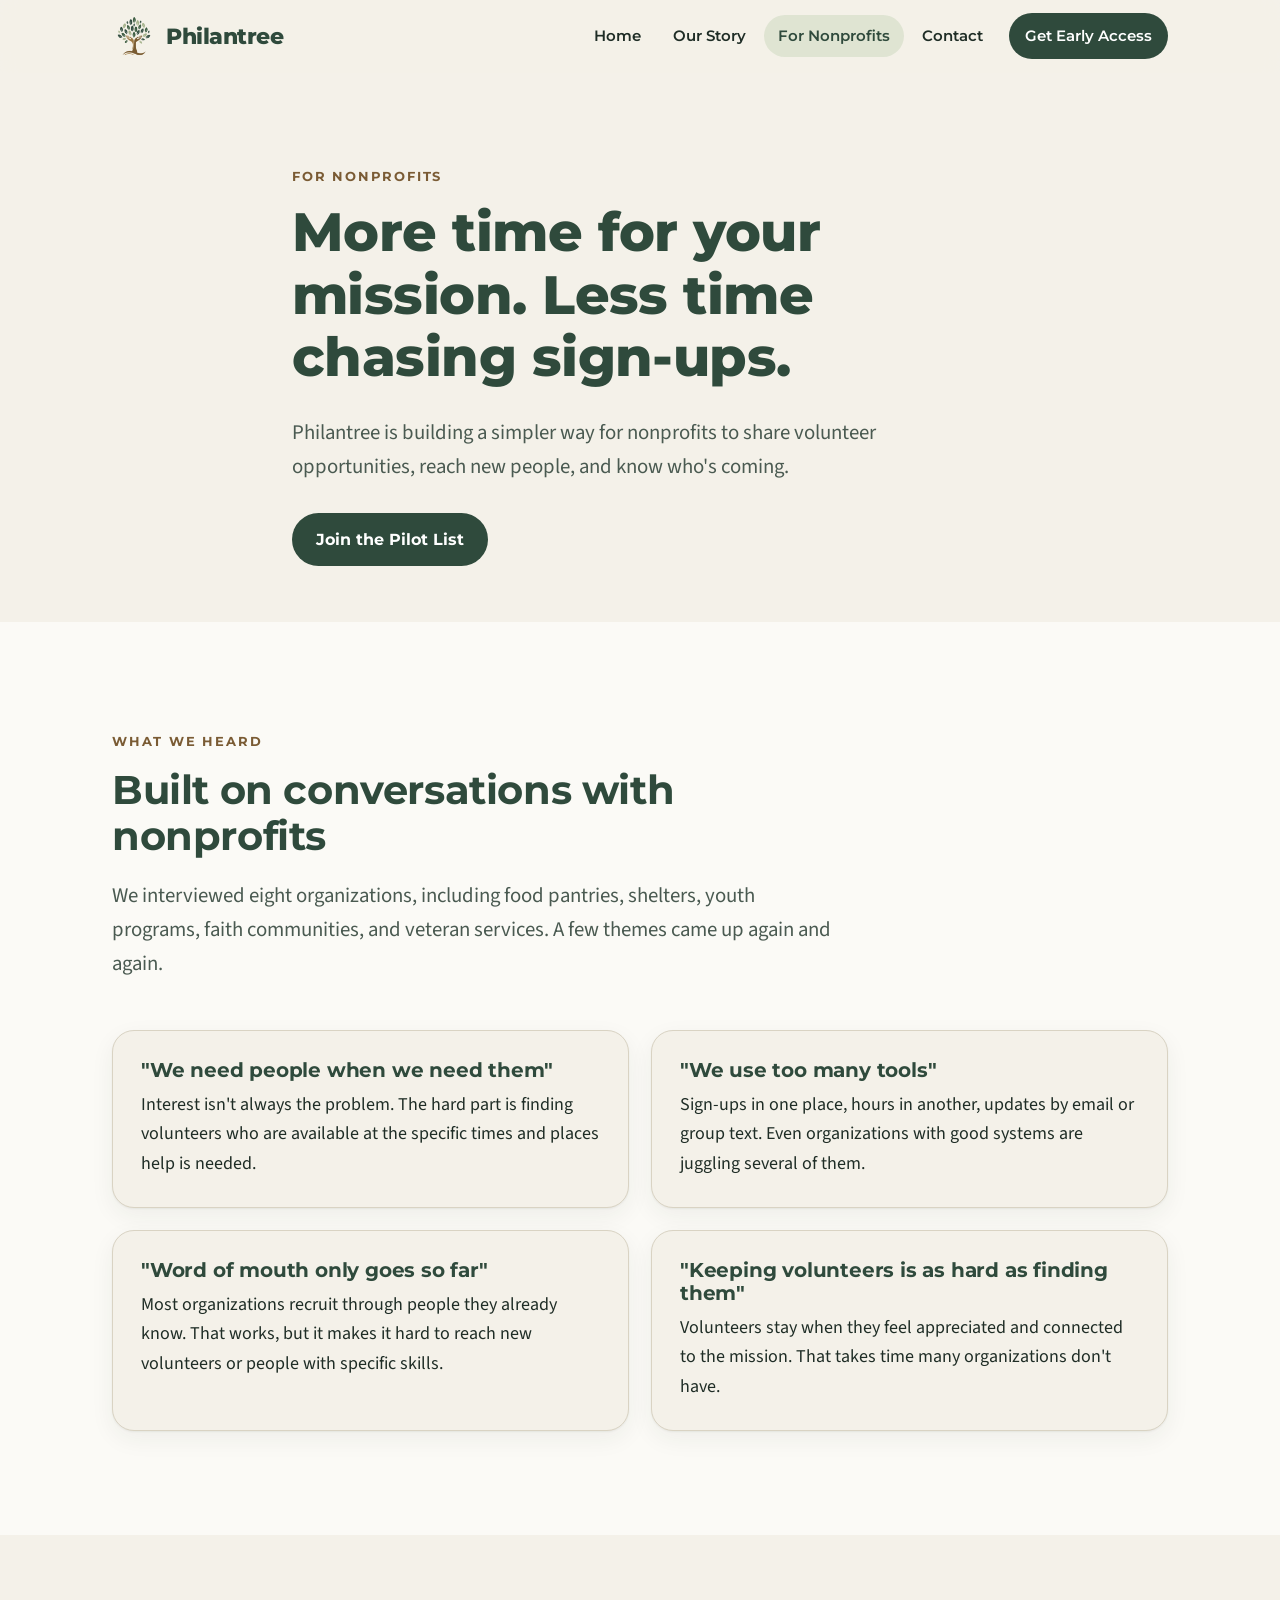
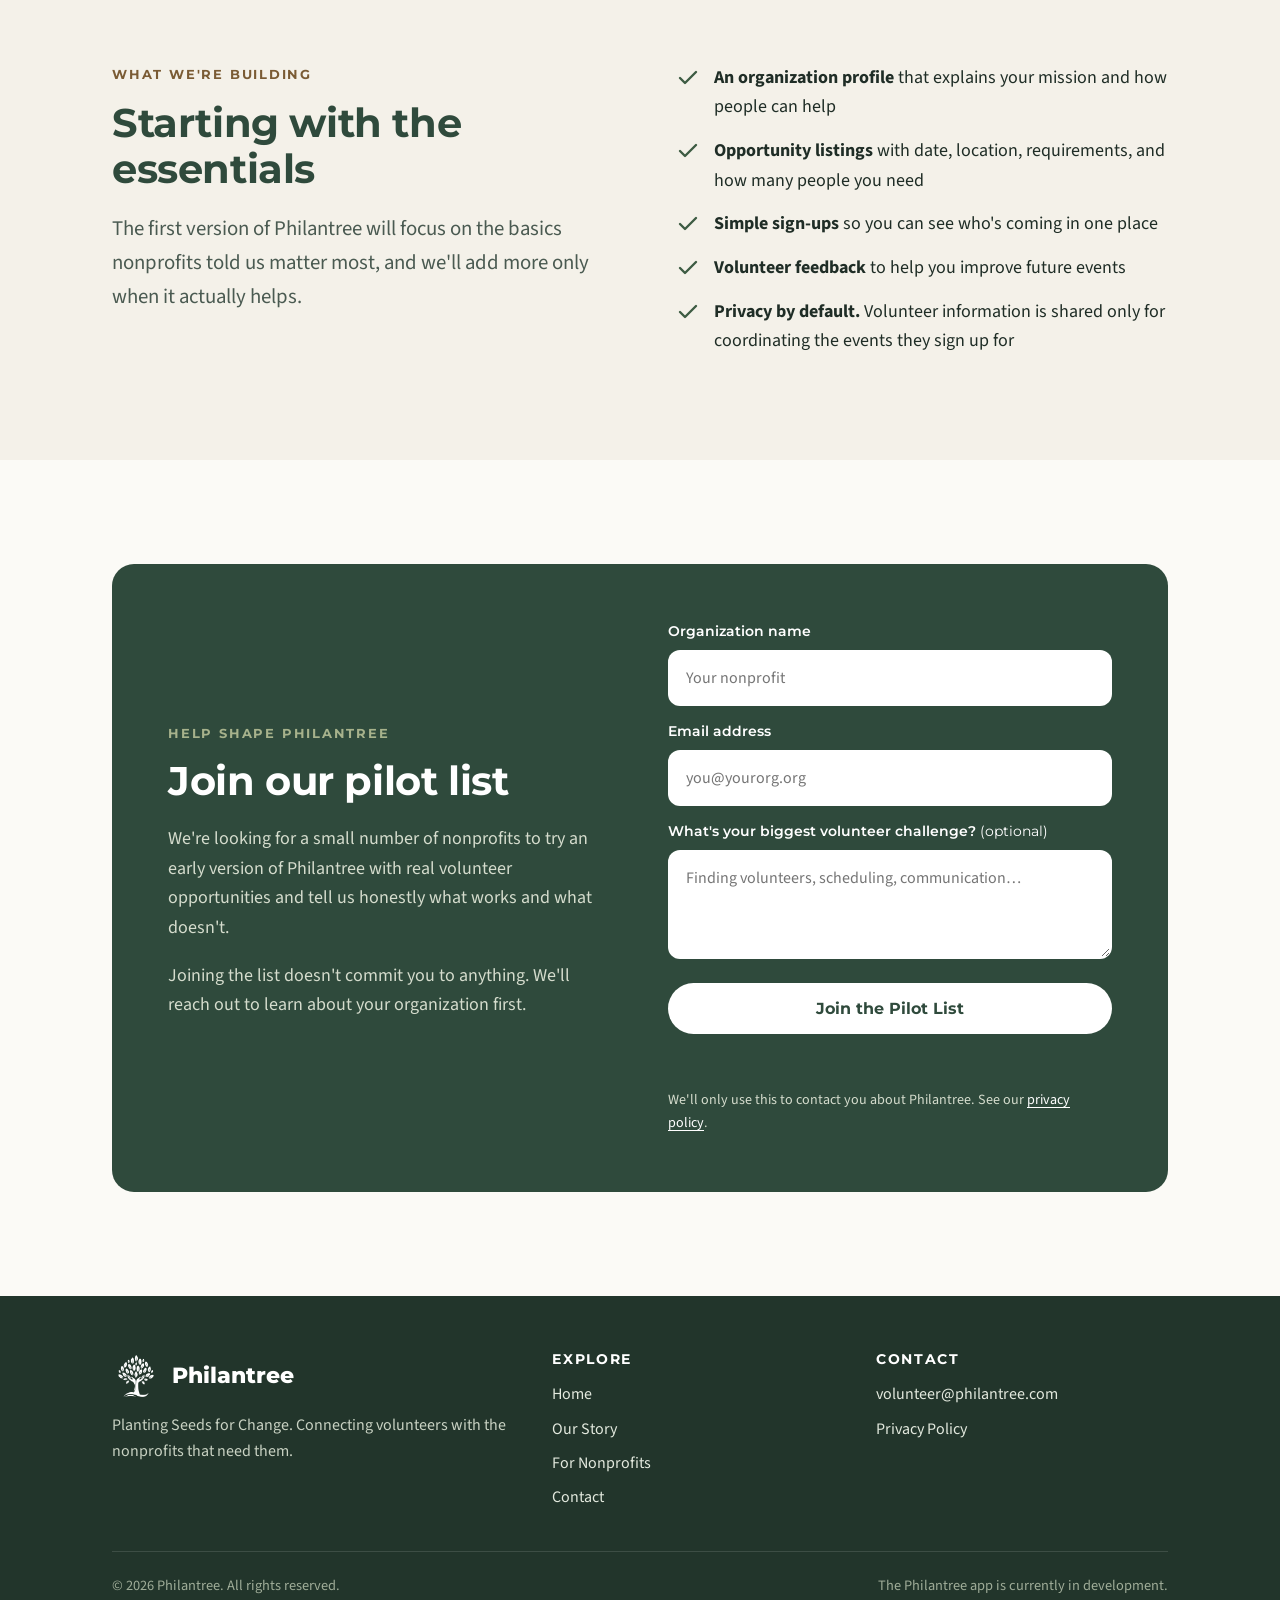
<file: nonprofits.html>
<!doctype html>
<html lang="en">
<head>
  <meta charset="utf-8">
  <meta name="viewport" content="width=device-width, initial-scale=1">
  <title>For Nonprofits | Philantree</title>
  <meta name="description" content="Philantree is building a simpler way for nonprofits to reach and coordinate volunteers. We're looking for a few organizations to help shape it.">
  <link rel="canonical" href="https://www.philantree.com/nonprofits.html">
  <meta property="og:type" content="website">
  <meta property="og:site_name" content="Philantree">
  <meta property="og:title" content="For Nonprofits | Philantree">
  <meta property="og:description" content="A simpler way to reach and coordinate volunteers. Help us shape it.">
  <meta property="og:url" content="https://www.philantree.com/nonprofits.html">
  <meta property="og:image" content="https://www.philantree.com/assets/img/og-image.png">
  <meta name="twitter:card" content="summary_large_image">
  <meta name="theme-color" content="#2f4a3c">
  <link rel="icon" type="image/png" href="assets/img/favicon.png">
  <link rel="apple-touch-icon" href="assets/img/apple-touch-icon.png">
  <link rel="preconnect" href="https://fonts.googleapis.com">
  <link rel="preconnect" href="https://fonts.gstatic.com" crossorigin>
  <link href="https://fonts.googleapis.com/css2?family=Montserrat:ital,wght@0,600;0,700;0,800;1,600&family=Source+Sans+3:wght@400;600&display=swap" rel="stylesheet">
  <link rel="stylesheet" href="assets/css/styles.css">
</head>
<body>
  <a class="skip-link" href="#main">Skip to content</a>

  <header class="site-header">
    <nav class="container nav" aria-label="Main">
      <a class="brand" href="./" aria-label="Philantree home">
        <img src="assets/img/logo-mark.png" alt="" width="44" height="44">
        <span>Philantree</span>
      </a>
      <button class="nav-toggle" aria-expanded="false" aria-controls="nav-links" aria-label="Open menu">
        <svg viewBox="0 0 24 24" fill="none" stroke="currentColor" stroke-width="2" stroke-linecap="round"><path d="M4 7h16M4 12h16M4 17h16"/></svg>
      </button>
      <ul class="nav-links" id="nav-links">
        <li><a href="./">Home</a></li>
        <li><a href="about.html">Our Story</a></li>
        <li><a href="nonprofits.html" aria-current="page">For Nonprofits</a></li>
        <li><a href="contact.html">Contact</a></li>
        <li><a class="btn btn-primary" href="./#early-access">Get Early Access</a></li>
      </ul>
    </nav>
  </header>

  <main id="main">
    <section class="page-hero">
      <div class="container narrow">
        <span class="eyebrow">For nonprofits</span>
        <h1>More time for your mission. Less time chasing sign-ups.</h1>
        <p class="lead">Philantree is building a simpler way for nonprofits to share volunteer opportunities, reach new people, and know who's coming.</p>
        <div class="hero-actions">
          <a class="btn btn-primary" href="#pilot">Join the Pilot List</a>
        </div>
      </div>
    </section>

    <section class="section-alt">
      <div class="container">
        <div class="section-head">
          <span class="eyebrow">What we heard</span>
          <h2>Built on conversations with nonprofits</h2>
          <p class="lead">We interviewed eight organizations, including food pantries, shelters, youth programs, faith communities, and veteran services. A few themes came up again and again.</p>
        </div>
        <div class="grid grid-2">
          <div class="card">
            <h3>"We need people when we need them"</h3>
            <p>Interest isn't always the problem. The hard part is finding volunteers who are available at the specific times and places help is needed.</p>
          </div>
          <div class="card">
            <h3>"We use too many tools"</h3>
            <p>Sign-ups in one place, hours in another, updates by email or group text. Even organizations with good systems are juggling several of them.</p>
          </div>
          <div class="card">
            <h3>"Word of mouth only goes so far"</h3>
            <p>Most organizations recruit through people they already know. That works, but it makes it hard to reach new volunteers or people with specific skills.</p>
          </div>
          <div class="card">
            <h3>"Keeping volunteers is as hard as finding them"</h3>
            <p>Volunteers stay when they feel appreciated and connected to the mission. That takes time many organizations don't have.</p>
          </div>
        </div>
      </div>
    </section>

    <section>
      <div class="container split">
        <div>
          <span class="eyebrow">What we're building</span>
          <h2>Starting with the essentials</h2>
          <p class="lead">The first version of Philantree will focus on the basics nonprofits told us matter most, and we'll add more only when it actually helps.</p>
        </div>
        <ul class="feature-list">
          <li><svg viewBox="0 0 24 24" fill="none" stroke="currentColor" stroke-width="2.4" stroke-linecap="round" stroke-linejoin="round"><path d="M20 6 9 17l-5-5"/></svg><span><strong>An organization profile</strong> that explains your mission and how people can help</span></li>
          <li><svg viewBox="0 0 24 24" fill="none" stroke="currentColor" stroke-width="2.4" stroke-linecap="round" stroke-linejoin="round"><path d="M20 6 9 17l-5-5"/></svg><span><strong>Opportunity listings</strong> with date, location, requirements, and how many people you need</span></li>
          <li><svg viewBox="0 0 24 24" fill="none" stroke="currentColor" stroke-width="2.4" stroke-linecap="round" stroke-linejoin="round"><path d="M20 6 9 17l-5-5"/></svg><span><strong>Simple sign-ups</strong> so you can see who's coming in one place</span></li>
          <li><svg viewBox="0 0 24 24" fill="none" stroke="currentColor" stroke-width="2.4" stroke-linecap="round" stroke-linejoin="round"><path d="M20 6 9 17l-5-5"/></svg><span><strong>Volunteer feedback</strong> to help you improve future events</span></li>
          <li><svg viewBox="0 0 24 24" fill="none" stroke="currentColor" stroke-width="2.4" stroke-linecap="round" stroke-linejoin="round"><path d="M20 6 9 17l-5-5"/></svg><span><strong>Privacy by default.</strong> Volunteer information is shared only for coordinating the events they sign up for</span></li>
        </ul>
      </div>
    </section>

    <section id="pilot" class="section-alt">
      <div class="container">
        <div class="signup">
          <div>
            <span class="eyebrow">Help shape Philantree</span>
            <h2>Join our pilot list</h2>
            <p>We're looking for a small number of nonprofits to try an early version of Philantree with real volunteer opportunities and tell us honestly what works and what doesn't.</p>
            <p>Joining the list doesn't commit you to anything. We'll reach out to learn about your organization first.</p>
          </div>
          <form class="form" data-signup action="https://formspree.io/f/YOUR_FORM_ID" method="POST" novalidate>
            <input type="hidden" name="_subject" value="New Philantree nonprofit pilot interest">
            <input type="hidden" name="role" value="nonprofit">
            <input type="hidden" name="page" value="nonprofits">
            <input class="hp" type="text" name="_gotcha" tabindex="-1" autocomplete="off" aria-hidden="true">
            <div>
              <label for="org">Organization name</label>
              <input id="org" type="text" name="organization" required autocomplete="organization" placeholder="Your nonprofit">
            </div>
            <div>
              <label for="np-email">Email address</label>
              <input id="np-email" type="email" name="email" required autocomplete="email" placeholder="you@yourorg.org">
            </div>
            <div>
              <label for="np-msg">What's your biggest volunteer challenge? <span style="font-weight:400">(optional)</span></label>
              <textarea id="np-msg" name="message" rows="3" placeholder="Finding volunteers, scheduling, communication…"></textarea>
            </div>
            <button class="btn btn-light" type="submit">Join the Pilot List</button>
            <p class="form-status" role="status" aria-live="polite"></p>
            <p class="form-note">We'll only use this to contact you about Philantree. See our <a href="privacy.html">privacy policy</a>.</p>
          </form>
        </div>
      </div>
    </section>
  </main>

  <footer class="site-footer">
    <div class="container">
      <div class="footer-grid">
        <div>
          <div class="footer-brand"><img src="assets/img/logo-white.png" alt="" width="48" height="48"><span>Philantree</span></div>
          <p>Planting Seeds for Change. Connecting volunteers with the nonprofits that need them.</p>
        </div>
        <div>
          <h4>Explore</h4>
          <ul>
            <li><a href="./">Home</a></li>
            <li><a href="about.html">Our Story</a></li>
            <li><a href="nonprofits.html">For Nonprofits</a></li>
            <li><a href="contact.html">Contact</a></li>
          </ul>
        </div>
        <div>
          <h4>Contact</h4>
          <ul>
            <li><a href="mailto:volunteer@philantree.com">volunteer@philantree.com</a></li>
            <li><a href="privacy.html">Privacy Policy</a></li>
          </ul>
        </div>
      </div>
      <div class="footer-bottom">
        <span>© <span data-year>2026</span> Philantree. All rights reserved.</span>
        <span>The Philantree app is currently in development.</span>
      </div>
    </div>
  </footer>

  <script src="assets/js/main.js" defer></script>
</body>
</html>
</file>
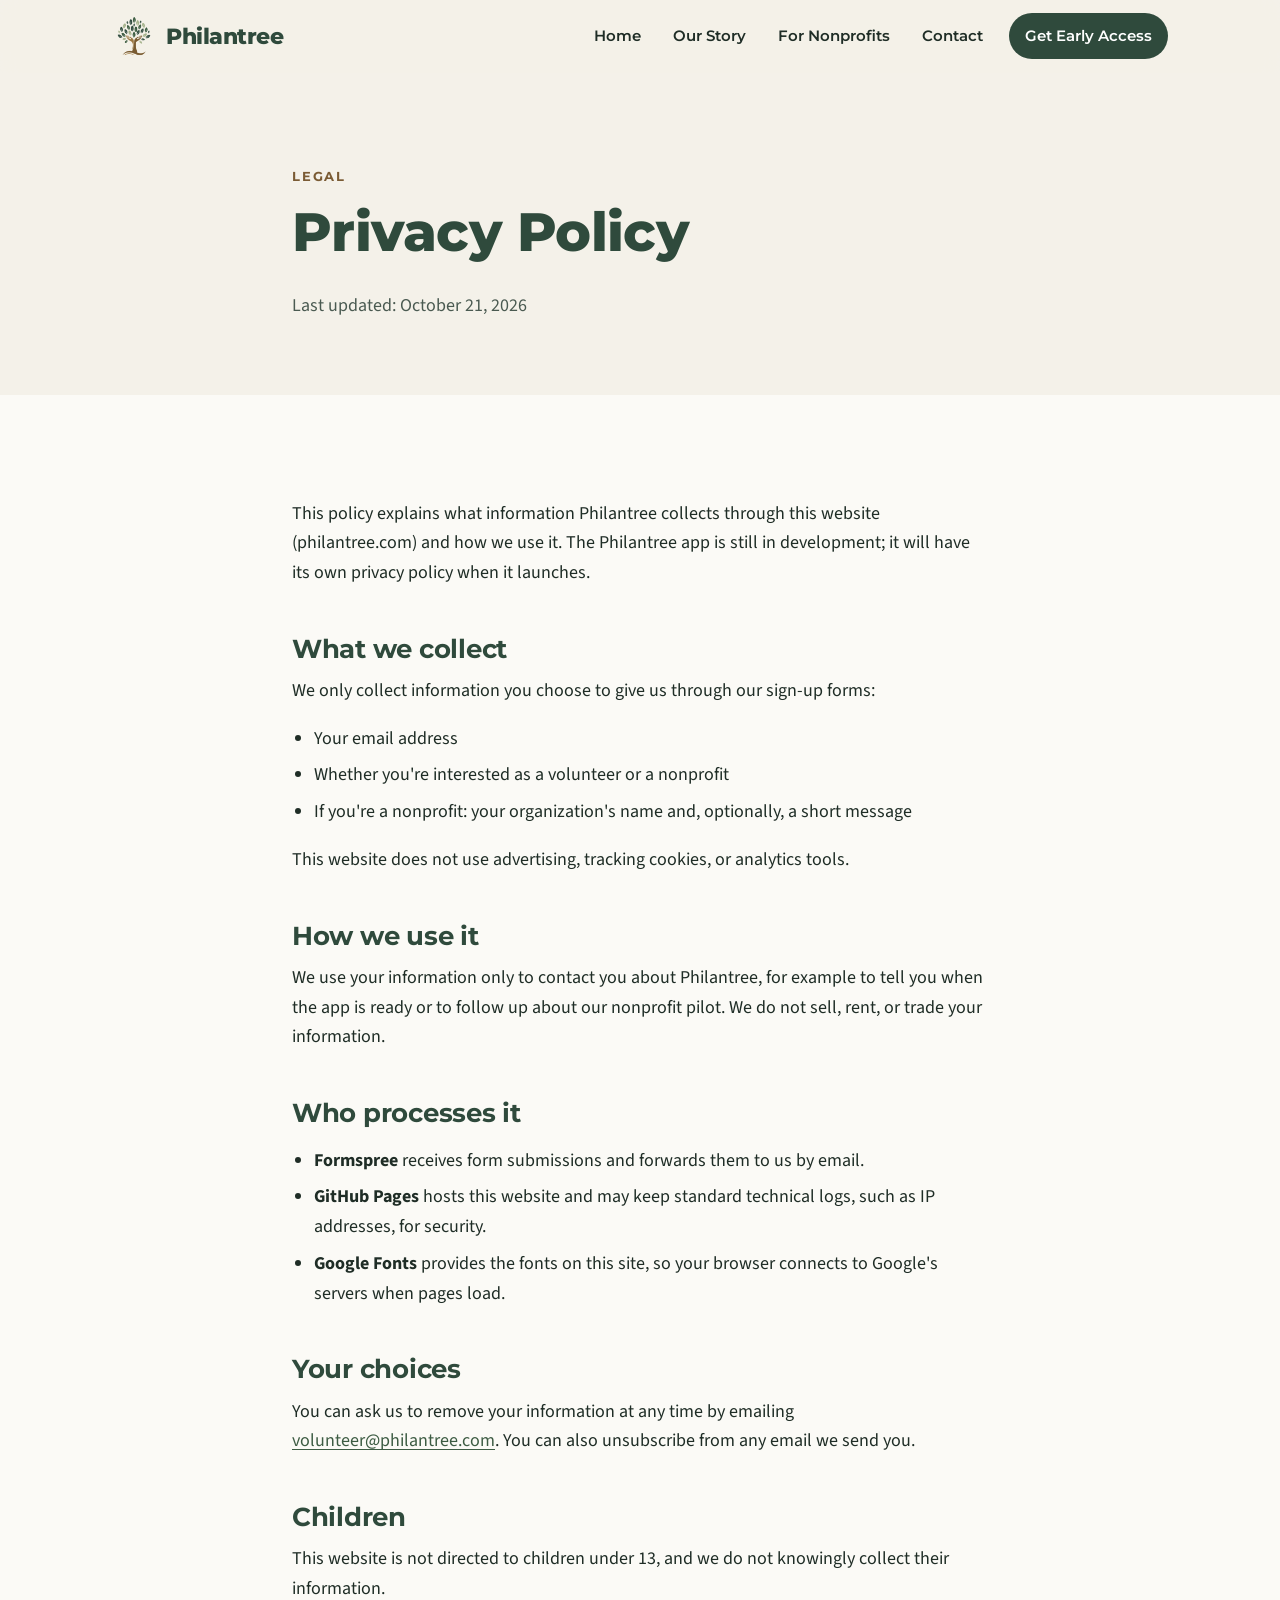
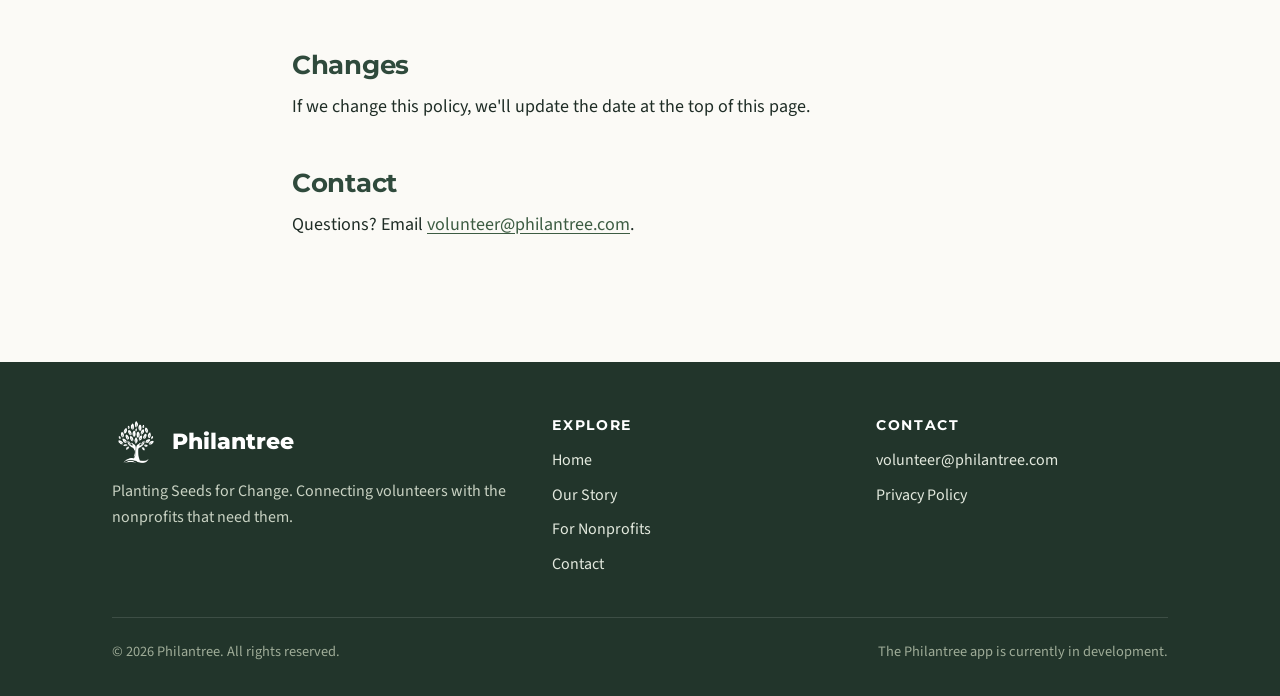
<file: privacy.html>
<!doctype html>
<html lang="en">
<head>
  <meta charset="utf-8">
  <meta name="viewport" content="width=device-width, initial-scale=1">
  <title>Privacy Policy | Philantree</title>
  <meta name="description" content="How Philantree handles the information you share through this website.">
  <link rel="canonical" href="https://www.philantree.com/privacy.html">
  <meta name="theme-color" content="#2f4a3c">
  <link rel="icon" type="image/png" href="assets/img/favicon.png">
  <link rel="apple-touch-icon" href="assets/img/apple-touch-icon.png">
  <link rel="preconnect" href="https://fonts.googleapis.com">
  <link rel="preconnect" href="https://fonts.gstatic.com" crossorigin>
  <link href="https://fonts.googleapis.com/css2?family=Montserrat:ital,wght@0,600;0,700;0,800;1,600&family=Source+Sans+3:wght@400;600&display=swap" rel="stylesheet">
  <link rel="stylesheet" href="assets/css/styles.css">
</head>
<body>
  <a class="skip-link" href="#main">Skip to content</a>

  <header class="site-header">
    <nav class="container nav" aria-label="Main">
      <a class="brand" href="./" aria-label="Philantree home">
        <img src="assets/img/logo-mark.png" alt="" width="44" height="44">
        <span>Philantree</span>
      </a>
      <button class="nav-toggle" aria-expanded="false" aria-controls="nav-links" aria-label="Open menu">
        <svg viewBox="0 0 24 24" fill="none" stroke="currentColor" stroke-width="2" stroke-linecap="round"><path d="M4 7h16M4 12h16M4 17h16"/></svg>
      </button>
      <ul class="nav-links" id="nav-links">
        <li><a href="./">Home</a></li>
        <li><a href="about.html">Our Story</a></li>
        <li><a href="nonprofits.html">For Nonprofits</a></li>
        <li><a href="contact.html">Contact</a></li>
        <li><a class="btn btn-primary" href="./#early-access">Get Early Access</a></li>
      </ul>
    </nav>
  </header>

  <main id="main">
    <section class="page-hero">
      <div class="container narrow">
        <span class="eyebrow">Legal</span>
        <h1>Privacy Policy</h1>
        <p class="muted">Last updated: October 21, 2026</p>
      </div>
    </section>

    <section class="section-alt">
      <div class="container narrow prose">
        <p class="mt-0">This policy explains what information Philantree collects through this website (philantree.com) and how we use it. The Philantree app is still in development; it will have its own privacy policy when it launches.</p>

        <h2>What we collect</h2>
        <p>We only collect information you choose to give us through our sign-up forms:</p>
        <ul>
          <li>Your email address</li>
          <li>Whether you're interested as a volunteer or a nonprofit</li>
          <li>If you're a nonprofit: your organization's name and, optionally, a short message</li>
        </ul>
        <p>This website does not use advertising, tracking cookies, or analytics tools.</p>

        <h2>How we use it</h2>
        <p>We use your information only to contact you about Philantree, for example to tell you when the app is ready or to follow up about our nonprofit pilot. We do not sell, rent, or trade your information.</p>

        <h2>Who processes it</h2>
        <ul>
          <li><strong>Formspree</strong> receives form submissions and forwards them to us by email.</li>
          <li><strong>GitHub Pages</strong> hosts this website and may keep standard technical logs, such as IP addresses, for security.</li>
          <li><strong>Google Fonts</strong> provides the fonts on this site, so your browser connects to Google's servers when pages load.</li>
        </ul>

        <h2>Your choices</h2>
        <p>You can ask us to remove your information at any time by emailing <a href="mailto:volunteer@philantree.com">volunteer@philantree.com</a>. You can also unsubscribe from any email we send you.</p>

        <h2>Children</h2>
        <p>This website is not directed to children under 13, and we do not knowingly collect their information.</p>

        <h2>Changes</h2>
        <p>If we change this policy, we'll update the date at the top of this page.</p>

        <h2>Contact</h2>
        <p>Questions? Email <a href="mailto:volunteer@philantree.com">volunteer@philantree.com</a>.</p>
      </div>
    </section>
  </main>

  <footer class="site-footer">
    <div class="container">
      <div class="footer-grid">
        <div>
          <div class="footer-brand"><img src="assets/img/logo-white.png" alt="" width="48" height="48"><span>Philantree</span></div>
          <p>Planting Seeds for Change. Connecting volunteers with the nonprofits that need them.</p>
        </div>
        <div>
          <h4>Explore</h4>
          <ul>
            <li><a href="./">Home</a></li>
            <li><a href="about.html">Our Story</a></li>
            <li><a href="nonprofits.html">For Nonprofits</a></li>
            <li><a href="contact.html">Contact</a></li>
          </ul>
        </div>
        <div>
          <h4>Contact</h4>
          <ul>
            <li><a href="mailto:volunteer@philantree.com">volunteer@philantree.com</a></li>
            <li><a href="privacy.html">Privacy Policy</a></li>
          </ul>
        </div>
      </div>
      <div class="footer-bottom">
        <span>© <span data-year>2026</span> Philantree. All rights reserved.</span>
        <span>The Philantree app is currently in development.</span>
      </div>
    </div>
  </footer>

  <script src="assets/js/main.js" defer></script>
</body>
</html>
</file>
<file: assets/css/styles.css>
/* Philantree — site styles
   Colors are taken from the logo: forest/leaf greens, sage, and bark browns on cream. */

:root {
  --cream: #f4f1e9;
  --cream-deep: #ebe6d9;
  --paper: #fbfaf6;
  --ink: #1f2d26;
  --ink-soft: #4a5a51;
  --forest: #2f4a3c;
  --leaf: #3d5c43;
  --sage: #a7b28c;
  --sage-light: #dfe4d2;
  --bark: #7a5b34;
  --bark-light: #9d7843;
  --line: #d9d3c3;

  --font-head: "Montserrat", system-ui, -apple-system, "Segoe UI", sans-serif;
  --font-body: "Source Sans 3", system-ui, -apple-system, "Segoe UI", sans-serif;

  --radius: 14px;
  --radius-lg: 22px;
  --max: 1120px;
  --gutter: clamp(16px, 4vw, 32px);
  --shadow: 0 1px 2px rgba(31, 45, 38, 0.06), 0 8px 24px rgba(31, 45, 38, 0.06);
}

*,
*::before,
*::after { box-sizing: border-box; }

html { scroll-behavior: smooth; -webkit-text-size-adjust: 100%; }
@media (prefers-reduced-motion: reduce) { html { scroll-behavior: auto; } }

body {
  margin: 0;
  background: var(--cream);
  color: var(--ink);
  font-family: var(--font-body);
  font-size: 1.125rem;
  line-height: 1.65;
  -webkit-font-smoothing: antialiased;
}

img { max-width: 100%; height: auto; display: block; }

h1, h2, h3, h4 {
  font-family: var(--font-head);
  color: var(--forest);
  line-height: 1.15;
  margin: 0 0 0.5em;
  letter-spacing: -0.01em;
}
h1 { font-size: clamp(2.4rem, 6vw, 4rem); font-weight: 800; }
h2 { font-size: clamp(1.75rem, 3.6vw, 2.5rem); font-weight: 700; }
h3 { font-size: 1.25rem; font-weight: 700; }
p { margin: 0 0 1em; }

a { color: var(--leaf); text-underline-offset: 3px; }
a:hover { color: var(--forest); }

:focus-visible { outline: 3px solid var(--bark-light); outline-offset: 3px; border-radius: 4px; }

.skip-link {
  position: absolute; left: -999px; top: 8px;
  background: var(--forest); color: #fff; padding: 8px 14px; border-radius: 8px; z-index: 100;
}
.skip-link:focus { left: 8px; }

.container { width: 100%; max-width: var(--max); margin: 0 auto; padding: 0 var(--gutter); }
.narrow { max-width: 760px; }

/* ---------- Header ---------- */
.site-header {
  position: sticky; top: 0; z-index: 50;
  background: rgba(244, 241, 233, 0.92);
  backdrop-filter: saturate(1.4) blur(10px);
  -webkit-backdrop-filter: saturate(1.4) blur(10px);
  border-bottom: 1px solid transparent;
  transition: border-color 0.2s;
}
.site-header.scrolled { border-bottom-color: var(--line); }
.nav { display: flex; align-items: center; justify-content: space-between; gap: 16px; min-height: 72px; }

.brand { display: inline-flex; align-items: center; gap: 10px; text-decoration: none; color: var(--forest); }
.brand img { width: 44px; height: 44px; }
.brand span { font-family: var(--font-head); font-weight: 800; font-size: 1.4rem; letter-spacing: -0.02em; }

.nav-links { display: flex; align-items: center; gap: 4px; list-style: none; margin: 0; padding: 0; }
.nav-links a {
  display: block; padding: 8px 14px; border-radius: 999px;
  font-family: var(--font-head); font-weight: 600; font-size: 0.95rem;
  color: var(--ink); text-decoration: none;
}
.nav-links a:hover { background: var(--sage-light); color: var(--forest); }
.nav-links a[aria-current="page"] { color: var(--forest); background: var(--sage-light); }
.nav-links .btn { margin-left: 8px; }

.nav-toggle {
  display: none; background: none; border: 0; padding: 10px; margin-right: -10px; cursor: pointer; color: var(--forest);
}
.nav-toggle svg { width: 26px; height: 26px; }

@media (max-width: 860px) {
  .nav-toggle { display: inline-flex; }
  .nav-links {
    position: absolute; left: 0; right: 0; top: 100%;
    flex-direction: column; align-items: stretch; gap: 2px;
    background: var(--cream); border-bottom: 1px solid var(--line);
    padding: 8px var(--gutter) 18px;
    display: none;
  }
  .nav-links.open { display: flex; }
  .nav-links a { padding: 12px 14px; font-size: 1.05rem; }
  .nav-links .btn { margin: 8px 0 0; text-align: center; }
}

/* ---------- Buttons ---------- */
.btn {
  display: inline-flex; align-items: center; justify-content: center; gap: 8px;
  padding: 12px 22px; border-radius: 999px; border: 2px solid transparent;
  font-family: var(--font-head); font-weight: 700; font-size: 0.98rem;
  text-decoration: none; cursor: pointer; transition: background 0.15s, color 0.15s, border-color 0.15s, transform 0.15s;
}
.btn:active { transform: translateY(1px); }
.btn-primary { background: var(--forest); color: #fff; }
.btn-primary:hover { background: var(--leaf); color: #fff; }
.btn-outline { border-color: var(--forest); color: var(--forest); background: transparent; }
.btn-outline:hover { background: var(--forest); color: #fff; }
.btn-light { background: #fff; color: var(--forest); }
.btn-light:hover { background: var(--sage-light); color: var(--forest); }
.nav-links a.btn-primary, .nav-links a.btn-primary:hover { color: #fff; background: var(--forest); }
.nav-links a.btn-primary:hover { background: var(--leaf); }

/* ---------- Sections ---------- */
section { padding: clamp(56px, 9vw, 104px) 0; scroll-margin-top: 72px; }
.section-alt { background: var(--paper); }
.section-sage { background: var(--sage-light); }
.section-forest { background: var(--forest); color: #e9eee4; }
.section-forest h2, .section-forest h3 { color: #fff; }
.section-forest a { color: #fff; }

.eyebrow {
  display: inline-block; margin-bottom: 14px;
  font-family: var(--font-head); font-weight: 700; font-size: 0.8rem;
  letter-spacing: 0.14em; text-transform: uppercase; color: var(--bark);
}
.section-forest .eyebrow, .signup .eyebrow { color: var(--sage); }
.lead { font-size: clamp(1.15rem, 2vw, 1.3rem); color: var(--ink-soft); }
.section-head { max-width: 720px; margin-bottom: 48px; }
.section-head.center { margin-left: auto; margin-right: auto; text-align: center; }

/* ---------- Hero ---------- */
.hero { padding-top: clamp(40px, 7vw, 88px); padding-bottom: clamp(56px, 8vw, 96px); overflow: hidden; }
.hero-grid { display: grid; grid-template-columns: 1.1fr 0.9fr; gap: clamp(32px, 6vw, 72px); align-items: center; }
.hero h1 { margin-bottom: 0.15em; }
.hero .tagline {
  font-family: var(--font-head); font-style: italic; font-weight: 600;
  color: var(--bark); font-size: clamp(1.15rem, 2.4vw, 1.45rem); margin-bottom: 1.2em;
}
.hero .lead { max-width: 34em; }
.hero-actions { display: flex; flex-wrap: wrap; gap: 12px; margin-top: 28px; }
.hero-art { position: relative; justify-self: center; width: min(100%, 440px); }
.hero-art::before {
  content: ""; position: absolute; inset: 8% 4% 2%;
  background: radial-gradient(closest-side, var(--sage-light), transparent 72%);
  z-index: 0;
}
.hero-art img { position: relative; z-index: 1; width: 100%; }

.values {
  display: flex; flex-wrap: wrap; gap: 8px 10px; list-style: none; padding: 0; margin: 0 0 22px;
}
.values li {
  font-family: var(--font-head); font-weight: 700; font-size: 0.85rem;
  padding: 6px 12px; border-radius: 999px; background: var(--sage-light); color: var(--forest);
}

@media (max-width: 860px) {
  .hero-grid { grid-template-columns: 1fr; }
  .hero-art { order: -1; width: min(70%, 300px); }
}

/* ---------- Cards / grids ---------- */
.grid { display: grid; gap: 22px; }
.grid-2 { grid-template-columns: repeat(2, 1fr); }
.grid-3 { grid-template-columns: repeat(3, 1fr); }
.grid-4 { grid-template-columns: repeat(4, 1fr); }
@media (max-width: 960px) { .grid-4 { grid-template-columns: repeat(2, 1fr); } .grid-3 { grid-template-columns: 1fr 1fr; } }
@media (max-width: 640px) { .grid-2, .grid-3, .grid-4 { grid-template-columns: 1fr; } }

.card {
  background: var(--paper); border: 1px solid var(--line); border-radius: var(--radius-lg);
  padding: 28px; box-shadow: var(--shadow);
}
.section-alt .card { background: var(--cream); }
.card h3 { margin-bottom: 0.4em; }
.card p:last-child, .card ul:last-child { margin-bottom: 0; }
.card .icon {
  width: 52px; height: 52px; border-radius: 14px; display: grid; place-items: center;
  background: var(--sage-light); color: var(--forest); margin-bottom: 18px;
}
.card .icon svg { width: 28px; height: 28px; }
.card ul { padding-left: 1.1em; margin: 0.6em 0 0; color: var(--ink-soft); }
.card li { margin-bottom: 0.35em; }

.audience-card { display: flex; flex-direction: column; }
.audience-card .card-link { margin-top: auto; padding-top: 16px; font-family: var(--font-head); font-weight: 700; font-size: 0.95rem; }

/* Steps */
.steps { counter-reset: step; list-style: none; padding: 0; margin: 0; }
.steps li { counter-increment: step; position: relative; padding-left: 64px; }
.steps li::before {
  content: counter(step);
  position: absolute; left: 0; top: 0;
  width: 44px; height: 44px; border-radius: 50%;
  display: grid; place-items: center;
  background: var(--forest); color: #fff; font-family: var(--font-head); font-weight: 800;
}

/* Two-column feature split */
.split { display: grid; grid-template-columns: 1fr 1fr; gap: clamp(32px, 6vw, 72px); align-items: center; }
@media (max-width: 860px) { .split { grid-template-columns: 1fr; } }

/* Stats */
.stats { display: grid; grid-template-columns: repeat(3, 1fr); gap: 22px; }
.stat { text-align: center; padding: 24px 12px; }
.stat strong { display: block; font-family: var(--font-head); font-weight: 800; color: #fff; font-size: clamp(2rem, 4.5vw, 2.8rem); line-height: 1.1; }
.stat span { display: block; margin-top: 6px; color: #d5dccd; }
.source { font-size: 0.9rem; color: #c4ccbb; margin-top: 18px; text-align: center; }
@media (max-width: 640px) { .stats { grid-template-columns: 1fr; } .stat { padding: 10px; } }

/* ---------- Phone concept mockup ---------- */
.phone {
  width: min(100%, 300px); margin: 0 auto; aspect-ratio: 9 / 18.5;
  background: #fff; border: 10px solid #1d2622; border-radius: 40px;
  box-shadow: 0 30px 60px rgba(31, 45, 38, 0.22);
  overflow: hidden; display: flex; flex-direction: column; font-size: 0.78rem; line-height: 1.35;
}
.phone-top { background: var(--forest); color: #fff; padding: 22px 16px 14px; text-align: center; }
.phone-top img { width: 34px; height: 34px; margin: 0 auto 4px; }
.phone-top b { font-family: var(--font-head); font-size: 0.95rem; }
.phone-body { padding: 12px; display: flex; flex-direction: column; gap: 10px; background: #f7f6f2; flex: 1; }
.phone-chips { display: flex; gap: 6px; flex-wrap: wrap; }
.phone-chips span { background: var(--sage-light); color: var(--forest); border-radius: 999px; padding: 3px 9px; font-weight: 600; font-size: 0.7rem; }
.phone-card { background: #fff; border-radius: 12px; padding: 10px; border: 1px solid #ebe8df; }
.phone-card .ph-img { height: 64px; border-radius: 8px; margin-bottom: 8px; background: linear-gradient(135deg, var(--sage), var(--leaf)); }
.phone-card .ph-img.alt { background: linear-gradient(135deg, var(--bark-light), var(--sage)); }
.phone-card b { display: block; color: var(--ink); font-size: 0.8rem; }
.phone-card small { color: var(--ink-soft); }
.phone-card .ph-btn { display: inline-block; margin-top: 6px; background: var(--forest); color: #fff; border-radius: 999px; padding: 3px 10px; font-weight: 700; font-size: 0.68rem; }
.phone-nav { display: flex; justify-content: space-around; padding: 10px 0 14px; border-top: 1px solid #ebe8df; background: #fff; }
.phone-nav i { width: 18px; height: 18px; border-radius: 6px; background: var(--sage-light); display: block; }
.phone-nav i:first-child { background: var(--forest); }
.concept-note { text-align: center; font-size: 0.9rem; color: var(--ink-soft); margin-top: 18px; }

.feature-list { list-style: none; padding: 0; margin: 24px 0 0; display: grid; gap: 14px; }
.feature-list li { display: flex; gap: 14px; align-items: flex-start; }
.feature-list svg { flex: none; width: 24px; height: 24px; color: var(--leaf); margin-top: 3px; }

/* ---------- Early access form ---------- */
.signup {
  background: var(--forest); color: #e9eee4; border-radius: var(--radius-lg);
  padding: clamp(28px, 5vw, 56px); display: grid; grid-template-columns: 1fr 1fr; gap: clamp(24px, 5vw, 56px); align-items: center;
}
.signup h2 { color: #fff; }
.signup p { color: #d5dccd; }
@media (max-width: 860px) { .signup { grid-template-columns: 1fr; } }

.form { display: grid; gap: 14px; }
.form label { font-family: var(--font-head); font-weight: 600; font-size: 0.9rem; display: block; margin-bottom: 6px; color: #fff; }
.form input[type="email"], .form input[type="text"], .form textarea {
  width: 100%; padding: 13px 16px; border-radius: 12px; border: 2px solid transparent;
  background: #fff; color: var(--ink); font: inherit; font-size: 1rem;
}
.form input:focus, .form textarea:focus { outline: none; border-color: var(--sage); }
.form fieldset { border: 0; padding: 0; margin: 0; }
.form legend { font-family: var(--font-head); font-weight: 600; font-size: 0.9rem; margin-bottom: 8px; color: #fff; }
.choice { display: grid; grid-template-columns: 1fr 1fr; gap: 10px; }
.choice label {
  margin: 0; display: flex; align-items: center; gap: 10px; cursor: pointer;
  padding: 12px 14px; border-radius: 12px; border: 2px solid rgba(255, 255, 255, 0.25);
  font-weight: 600; font-size: 0.95rem;
}
.choice label:has(input:checked) { border-color: #fff; background: rgba(255, 255, 255, 0.1); }
.choice input { accent-color: var(--sage); width: 18px; height: 18px; }
@media (max-width: 420px) { .choice { grid-template-columns: 1fr; } }
.form .btn { width: 100%; padding: 14px; }
.form-note { font-size: 0.88rem; color: #c4ccbb; margin: 0; }
.form-note a { color: #fff; }
.form-status { font-weight: 600; margin: 0; min-height: 1.5em; }
.form-status.ok { color: #d9f2c9; }
.form-status.err { color: #ffd6c9; }
.hp { position: absolute; left: -5000px; }

/* ---------- Page header (inner pages) ---------- */
.page-hero { padding: clamp(48px, 8vw, 88px) 0 clamp(32px, 5vw, 56px); }
.page-hero h1 { font-size: clamp(2.2rem, 5vw, 3.4rem); }

.prose h2 { font-size: 1.6rem; margin-top: 1.8em; }
.prose h3 { margin-top: 1.4em; }
.prose ul { padding-left: 1.2em; }
.prose li { margin-bottom: 0.4em; }

.quote {
  border-left: 4px solid var(--sage); padding: 4px 0 4px 22px; margin: 32px 0;
  font-family: var(--font-head); font-size: 1.2rem; font-weight: 600; color: var(--forest);
}
.quote cite { display: block; margin-top: 8px; font-family: var(--font-body); font-style: normal; font-weight: 400; font-size: 1rem; color: var(--ink-soft); }

.contact-card { text-align: center; }
.contact-card .email { font-family: var(--font-head); font-weight: 700; font-size: clamp(1.2rem, 3.5vw, 1.6rem); word-break: break-word; }

/* ---------- Footer ---------- */
.site-footer { background: #22352b; color: #c9d2c3; padding: 56px 0 32px; font-size: 1rem; }
.footer-grid { display: grid; grid-template-columns: 1.4fr 1fr 1fr; gap: 32px; }
.footer-brand { display: flex; align-items: center; gap: 12px; margin-bottom: 12px; }
.footer-brand img { width: 48px; height: 48px; }
.footer-brand span { font-family: var(--font-head); font-weight: 800; font-size: 1.4rem; color: #fff; }
.site-footer h4 { color: #fff; font-size: 0.85rem; letter-spacing: 0.12em; text-transform: uppercase; margin-bottom: 14px; }
.site-footer ul { list-style: none; padding: 0; margin: 0; display: grid; gap: 8px; }
.site-footer a { color: #e3e9de; text-decoration: none; }
.site-footer a:hover { color: #fff; text-decoration: underline; }
.footer-bottom { margin-top: 40px; padding-top: 22px; border-top: 1px solid rgba(255, 255, 255, 0.12); display: flex; flex-wrap: wrap; justify-content: space-between; gap: 10px; font-size: 0.9rem; color: #9fac98; }
@media (max-width: 760px) { .footer-grid { grid-template-columns: 1fr; } }

/* ---------- Utilities ---------- */
.center { text-align: center; }
.mt-0 { margin-top: 0; }
.mt-lg { margin-top: 40px; }
.muted { color: var(--ink-soft); }
.visually-hidden { position: absolute !important; width: 1px; height: 1px; overflow: hidden; clip: rect(0 0 0 0); white-space: nowrap; }
</file>
